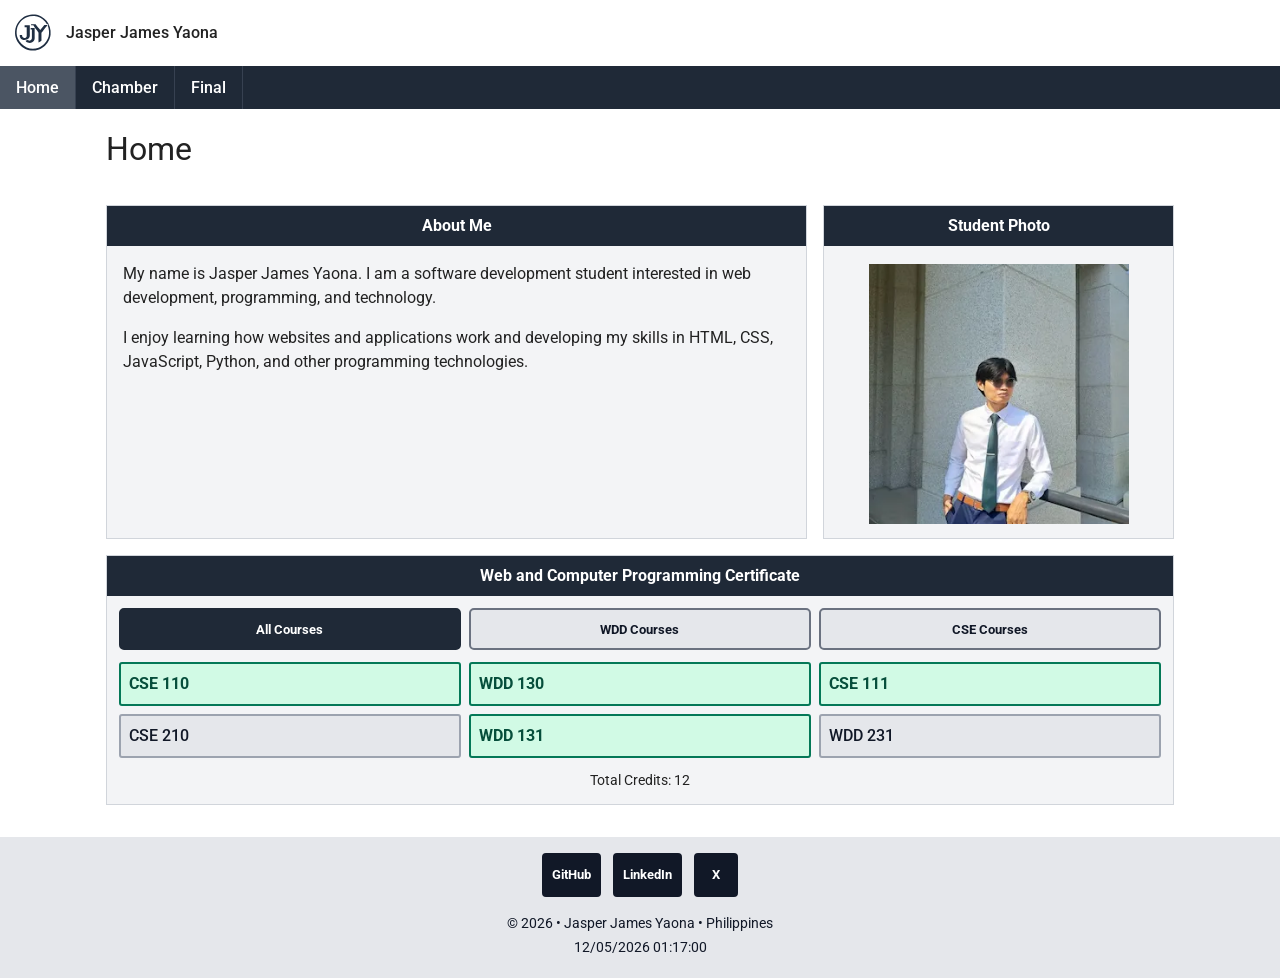
<file: index.html>
<!DOCTYPE html>
<html lang="en">

<head>
    <meta charset="UTF-8">
    <meta name="viewport" content="width=device-width, initial-scale=1.0">

    <title>Jasper James Yaona | Course Home Page</title>

    <meta name="description"
        content="Course home page for Jasper James Yaona, a software development student studying web development and programming.">

    <meta name="author" content="Jasper James Yaona">
    <meta property="og:title" content="Jasper James Yaona - Course Home Page">
    <meta property="og:description"
        content="A course home page showcasing my web development studies, projects, and certificate courses.">
    <meta property="og:image" content="https://jasperyaona.github.io/wdd231/images/social-preview.png">
    <meta property="og:url" content="https://jasperyaona.github.io/wdd231/">

    <link rel="icon" href="favicon.ico">
    <link rel="stylesheet" href="styles/main.css">
    <link rel="stylesheet" href="styles/main-large.css">

    <link rel="preconnect" href="https://fonts.googleapis.com">
    <link rel="preconnect" href="https://fonts.gstatic.com" crossorigin>
    <link href="https://fonts.googleapis.com/css2?family=Roboto:ital,wght@0,100..900;1,100..900&display=swap"
        rel="stylesheet">

    <script src="scripts/courses.js" defer></script>
    <script src="scripts/dates.js" defer></script>
    <script src="scripts/navigation.js" defer></script>
    <script src="scripts/main.js" defer></script>
</head>

<body>

    <header>

        <div class="header-content">

            <a href="index.html" class="site-name">
                <img src="images/logo.svg" alt="" width="50" height="50">
                <span>Jasper James Yaona</span>
            </a>

            <button id="menu-button" type="button" aria-label="Open navigation menu" aria-expanded="false">
                ☰
            </button>

        </div>

        <nav id="navigation">

            <a href="index.html" class="active">Home</a>

            <a href="chamber/directory.html">Chamber</a>

            <a href="final/">Final</a>

        </nav>

    </header>


    <main class="home-main">

        <h1>Home</h1>


        <!-- Section 1 -->
        <section class="about-section">

            <h2>About Me</h2>

            <div class="about-content">

                <p>
                    My name is Jasper James Yaona. I am a software
                    development student interested in web development,
                    programming, and technology.
                </p>

                <p>
                    I enjoy learning how websites and applications work
                    and developing my skills in HTML, CSS, JavaScript,
                    Python, and other programming technologies.
                </p>

            </div>

        </section>


        <!-- Section 2 -->
        <section class="photo-section">

            <h2>Student Photo</h2>

            <div class="photo-container">

                <img src="images/profile.webp" alt="Portrait of Jasper James Yaona" width="300" height="300"
                    loading="lazy">

            </div>

        </section>


        <!-- Section 3 -->
        <section class="courses-section">
            <h2>Web and Computer Programming Certificate</h2>

            <div class="course-filters">
                <button id="all-courses" class="filter active">All Courses</button>
                <button id="wdd-courses" class="filter">WDD Courses</button>
                <button id="cse-courses" class="filter">CSE Courses</button>
            </div>

            <div id="course-list"></div>

            <p id="total-credits" class="total-credits"></p>
        </section>

    </main>


    <footer>

        <!-- Social Media -->
        <div class="social-links">

            <a href="https://github.com/jasperyaona/" target="_blank" rel="noopener noreferrer" aria-label="GitHub">
                GitHub
            </a>

            <a href="https://linkedin.com/in/jasper-james-yaona-9962b8363" target="_blank" rel="noopener noreferrer"
                aria-label="LinkedIn">
                LinkedIn
            </a>

            <a href="#" target="_blank" rel="noopener noreferrer" aria-label="X">
                X
            </a>

        </div>


        <!-- Copyright -->
        <p>
            &copy;
            <span id="currentyear"></span>
            • Jasper James Yaona • Philippines
        </p>


        <!-- Last Modified -->
        <p id="lastModified"></p>

    </footer>

</body>

</html>
</file>
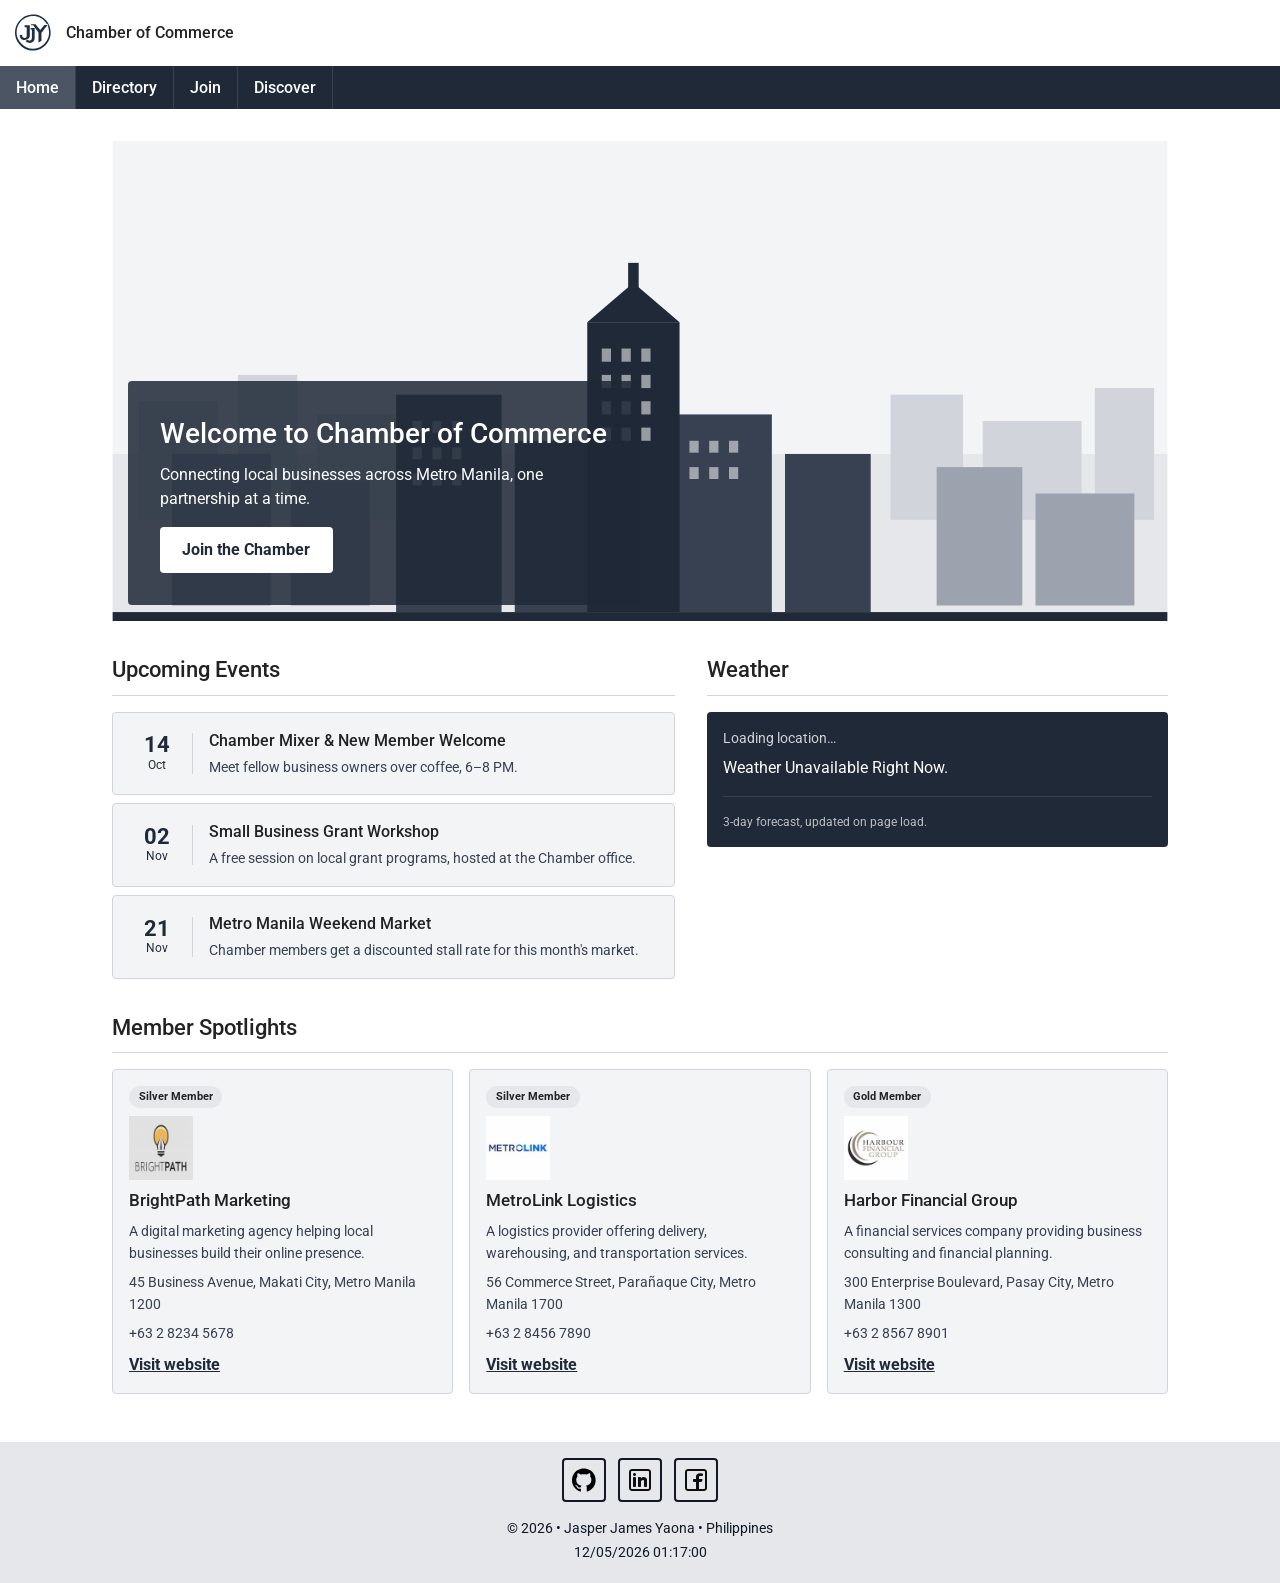
<file: chamber/index.html>
<!DOCTYPE html>
<html lang="en">

<head>
    <meta charset="UTF-8">
    <meta name="viewport" content="width=device-width, initial-scale=1.0">
    <title>Jasper James Yaona | Chamber Home Page</title>

    <meta name="description"
        content="Chamber Home Page for Jasper James Yaona, a software development student studying web development and programming.">

    <meta name="author" content="Jasper James Yaona">
    <meta property="og:title" content="Jasper James Yaona - Chamber Home Page">
    <meta property="og:description"
        content="A home page welcoming visitors to the chamber with events, weather, and member spotlights.">
    <meta property="og:image" content="https://jasperyaona.github.io/wdd231/images/social-preview.png">
    <meta property="og:url" content="https://jasperyaona.github.io/wdd231/chamber/index.html">

    <link rel="icon" href="favicon.ico">
    <link rel="stylesheet" href="styles/main.css">
    <link rel="stylesheet" href="styles/main-large.css" media="screen and (min-width: 32rem)">



    <link rel="preconnect" href="https://fonts.googleapis.com">
    <link rel="preconnect" href="https://fonts.gstatic.com" crossorigin>
    <link href="https://fonts.googleapis.com/css2?family=Roboto:ital,wght@0,400;0,500;0,700;1,400&display=swap"
        rel="stylesheet">


    <script src="scripts/dates.js" defer></script>
    <script src="scripts/navigation.js" defer></script>
    <script src="scripts/home.js" defer></script>
</head>

<body>
    <header>

        <div class="header-content">

            <a href="index.html" class="site-name">
                <img src="images/logo.svg" alt="" width="50" height="50">
                <span>Chamber of Commerce</span>
            </a>

            <button id="menu-button" type="button" aria-label="Open navigation menu" aria-expanded="false">
                ☰
            </button>

        </div>

        <nav id="navigation">

            <a href="index.html" class="active">Home</a>

            <a href="directory.html">Directory</a>
            <a href="join.html">Join</a>
            <a href="discover.html">Discover</a>

        </nav>

    </header>
    <main class="home-main">

        <section class="hero">
            <img src="images/hero.svg" alt="Illustrated skyline of the Metro Manila business district"
                class="hero-image">
            <div class="hero-overlay">
                <h1>Welcome to Chamber of Commerce</h1>
                <p>Connecting local businesses across Metro Manila, one partnership at a time.</p>
                <a href="join.html" class="cta-button">Join the Chamber</a>
            </div>
        </section>

        <div class="info-grid">

            <section class="events" aria-labelledby="events-heading">
                <h2 id="events-heading">Upcoming Events</h2>
                <ul class="event-list">
                    <li class="event-card">
                        <div class="event-date"><span class="day">14</span><span class="month">Oct</span></div>
                        <div>
                            <h3>Chamber Mixer &amp; New Member Welcome</h3>
                            <p>Meet fellow business owners over coffee, 6–8 PM.</p>
                        </div>
                    </li>
                    <li class="event-card">
                        <div class="event-date"><span class="day">02</span><span class="month">Nov</span></div>
                        <div>
                            <h3>Small Business Grant Workshop</h3>
                            <p>A free session on local grant programs, hosted at the Chamber office.</p>
                        </div>
                    </li>
                    <li class="event-card">
                        <div class="event-date"><span class="day">21</span><span class="month">Nov</span></div>
                        <div>
                            <h3>Metro Manila Weekend Market</h3>
                            <p>Chamber members get a discounted stall rate for this month's market.</p>
                        </div>
                    </li>
                </ul>
            </section>

            <section class="weather" aria-labelledby="weather-heading">
                <h2 id="weather-heading">Weather</h2>
                <div class="weather-card">
                    <p class="weather-city" id="weather-city">Loading location…</p>
                    <div class="weather-now" id="weather-now">
                        <span class="desc">Loading current conditions…</span>
                    </div>
                    <ul class="forecast" id="weather-forecast"></ul>
                    <p class="weather-note">3-day forecast, updated on page load.</p>
                </div>
            </section>

        </div>

        <section class="spotlights" aria-labelledby="spotlights-heading">
            <h2 id="spotlights-heading">Member Spotlights</h2>
            <div class="spotlight-grid" id="spotlight-cards">
                <p class="loading-text">Loading member spotlights…</p>
            </div>
        </section>

    </main>
    <footer>
        <!-- Social Media -->
        <div class="social-links">

            <a href="https://github.com/jasperyaona/" target="_blank" rel="noopener noreferrer" aria-label="GitHub">
                <img src="images/github.svg" alt="Github Logo">
            </a>

            <a href="https://linkedin.com/in/jasper-james-yaona-9962b8363" target="_blank" rel="noopener noreferrer"
                aria-label="LinkedIn">
                <img src="images/linkedin.svg" alt="LinkedIn logo">
            </a>

            <a href="#" target="_blank" rel="noopener noreferrer" aria-label="Facebook">
                <img src="images/facebook.svg" alt="Facebook Logo">
            </a>

        </div>


       <!-- Copyright -->
         <p>
            &copy;
            <span id="currentyear">2026</span>
            • Jasper James Yaona • Philippines
        </p>


        <!-- Last Modified -->
       <p id="lastModified">Last Modified: Loading...</p>
    </footer>
</body>

</html>
</file>
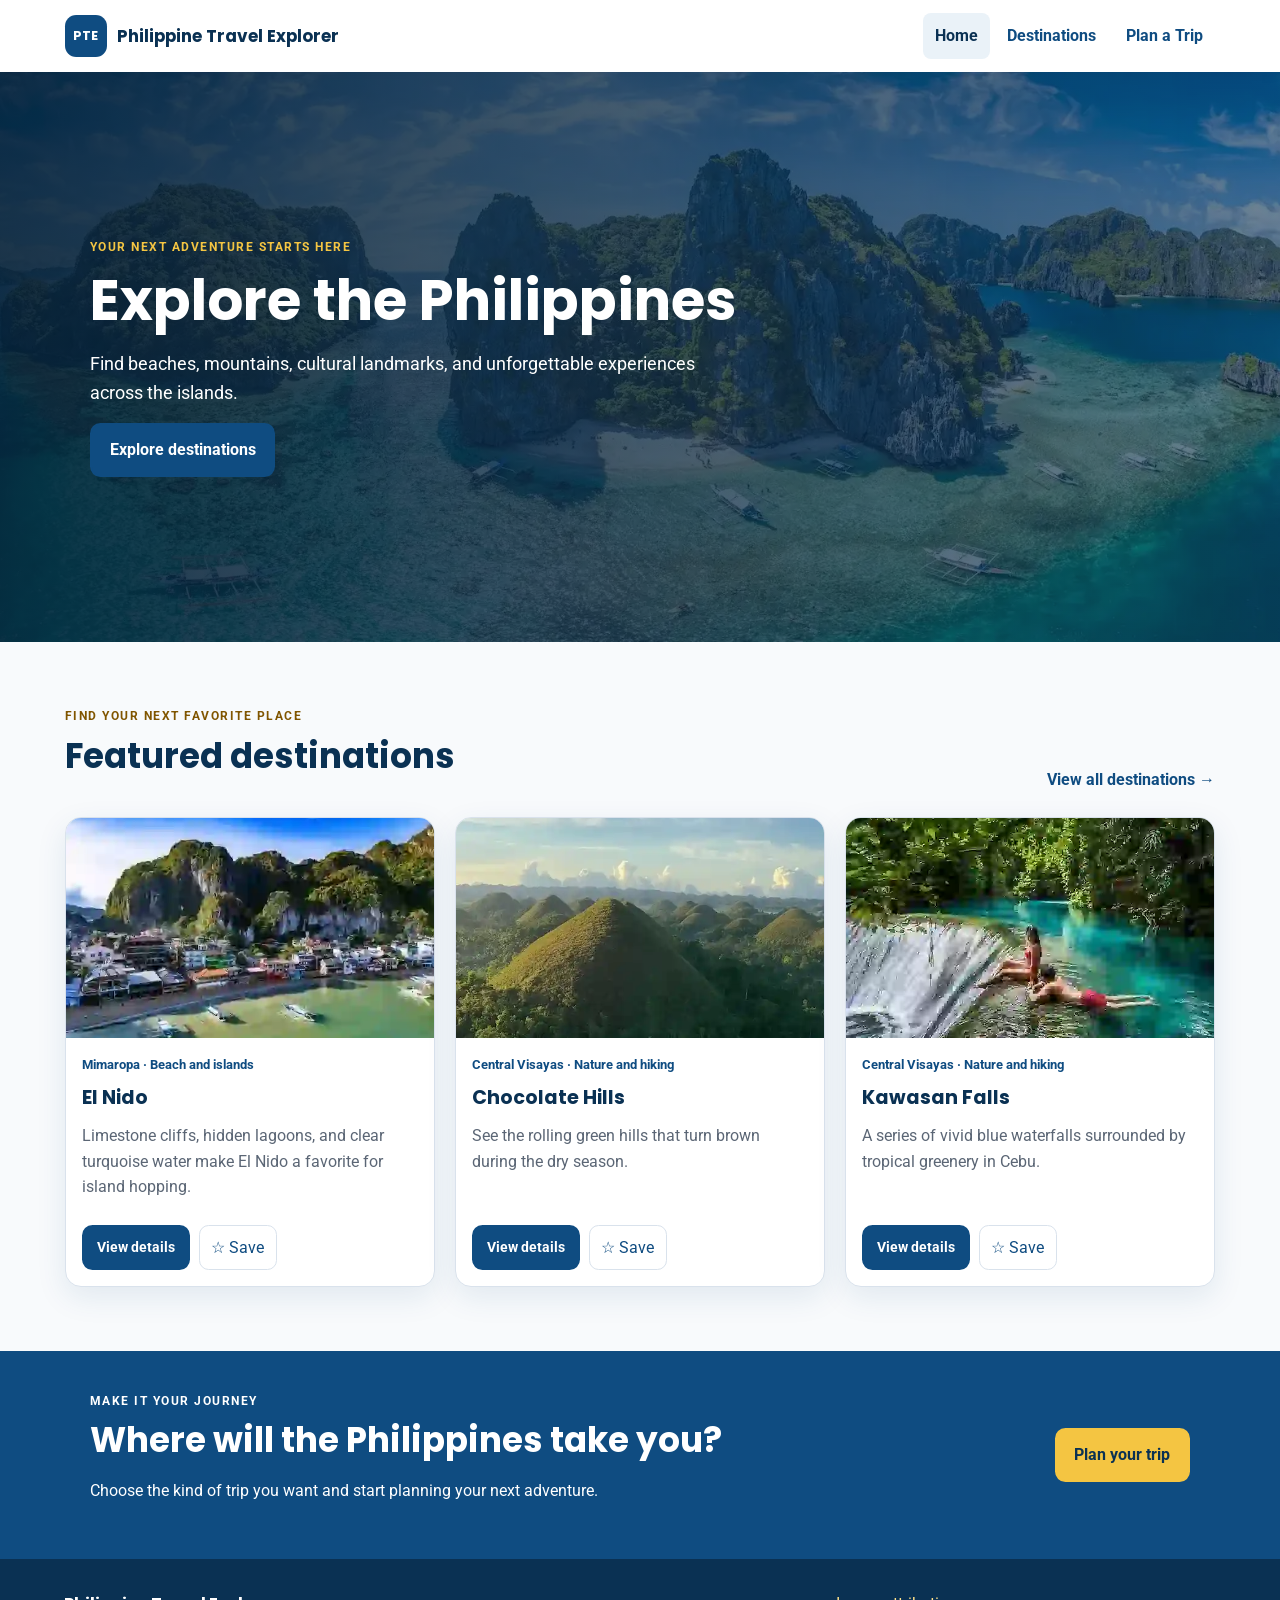
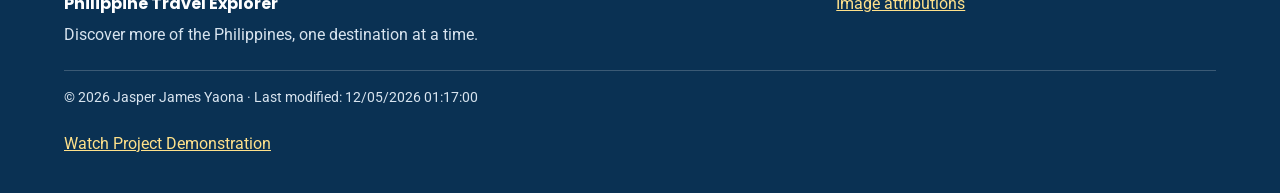
<file: final/index.html>
<!DOCTYPE html>
<html lang="en">

<head>
  <meta charset="UTF-8">
  <meta name="viewport" content="width=device-width, initial-scale=1.0">
  <meta name="description"
    content="Discover beautiful destinations, activities, and travel ideas across the Philippines with Philippine Travel Explorer.">
  <meta name="author" content="Jasper James Yaona">

  <meta property="og:title" content="Philippine Travel Explorer | Discover the Philippines">
  <meta property="og:description"
    content="Discover beautiful destinations in the Philippines, explore hidden gems, and plan your next unforgettable adventure.">
  <meta property="og:image" content="https://jasperyaona.github.io/wdd231/final/images/og-image.png">
  <meta property="og:url" content="https://jasperyaona.github.io/wdd231/final">
  <meta property="og:type" content="website">

  <title>Philippine Travel Explorer | Home</title>
  <link rel="icon" href="images/favicon.ico">
  <link rel="preconnect" href="https://fonts.googleapis.com">
  <link rel="preconnect" href="https://fonts.gstatic.com" crossorigin>
  <link
    href="https://fonts.googleapis.com/css2?family=Poppins:wght@500;600;700&family=Roboto:wght@400;500;700&display=swap"
    rel="stylesheet">
  <link rel="stylesheet" href="styles/base.css">
  <link rel="stylesheet" href="styles/large.css">
  <script type="module" src="scripts/main.js"></script>
</head>

<body>
  <header class="site-header">
    <a class="brand" href="index.html" aria-label="Philippine Travel Explorer home">
      <span class="brand-mark">PTE</span><span>Philippine Travel Explorer</span>
    </a>
    <button id="menu-button" class="menu-button" aria-label="Open navigation menu" aria-expanded="false">☰</button>
    <nav id="site-nav" class="site-nav" aria-label="Main navigation">
      <a class="active" href="index.html">Home</a>
      <a href="destinations.html">Destinations</a>
      <a href="plan.html">Plan a Trip</a>
    </nav>
  </header>

  <main>
    <section class="hero">
      <img class="hero-image" src="images/philippines-hero.webp" alt="Scenic Philippine island coastline" width="1600"
        height="700">
      <div class="hero-content">
        <p class="eyebrow">Your next adventure starts here</p>
        <h1>Explore the Philippines</h1>
        <p>Find beaches, mountains, cultural landmarks, and unforgettable experiences across the islands.</p>
        <a class="button" href="destinations.html">Explore destinations</a>
      </div>
    </section>

    <section class="section">
      <div class="section-heading">
        <div>
          <p class="eyebrow">Find your next favorite place</p>
          <h2>Featured destinations</h2>
        </div>
        <a class="text-link" href="destinations.html">View all destinations →</a>
      </div>
      <div id="featured-destinations" class="destination-grid" aria-live="polite">
        <p class="status-message">Loading destinations…</p>
      </div>
    </section>

    <section class="callout">
      <div>
        <p class="eyebrow">Make it your journey</p>
        <h2>Where will the Philippines take you?</h2>
        <p>Choose the kind of trip you want and start planning your next adventure.</p>
      </div>
      <a class="button button-light" href="plan.html">Plan your trip</a>
    </section>
  </main>

  <footer class="site-footer">
    <div><strong>Philippine Travel Explorer</strong>
      <p>Discover more of the Philippines, one destination at a time.</p>
    </div>
    <div class="footer-links"><a href="attributions.html">Image attributions</a>
    </div>
    <p class="copyright">© <span id="current-year"></span> Jasper James Yaona · Last modified: <span
        id="last-modified"></span></p>
    <p>
      <a href="https://www.loom.com/share/bc5649d622494bdc82e589d5f5b5151b" target="_blank" rel="noopener noreferrer">
        Watch Project Demonstration
      </a>
    </p>
  </footer>
  <dialog id="destination-dialog" class="destination-dialog" aria-labelledby="dialog-title">
    <button class="dialog-close" id="dialog-close" aria-label="Close destination details">×</button>
    <div id="dialog-content"></div>
  </dialog>
</body>

</html>
</file>
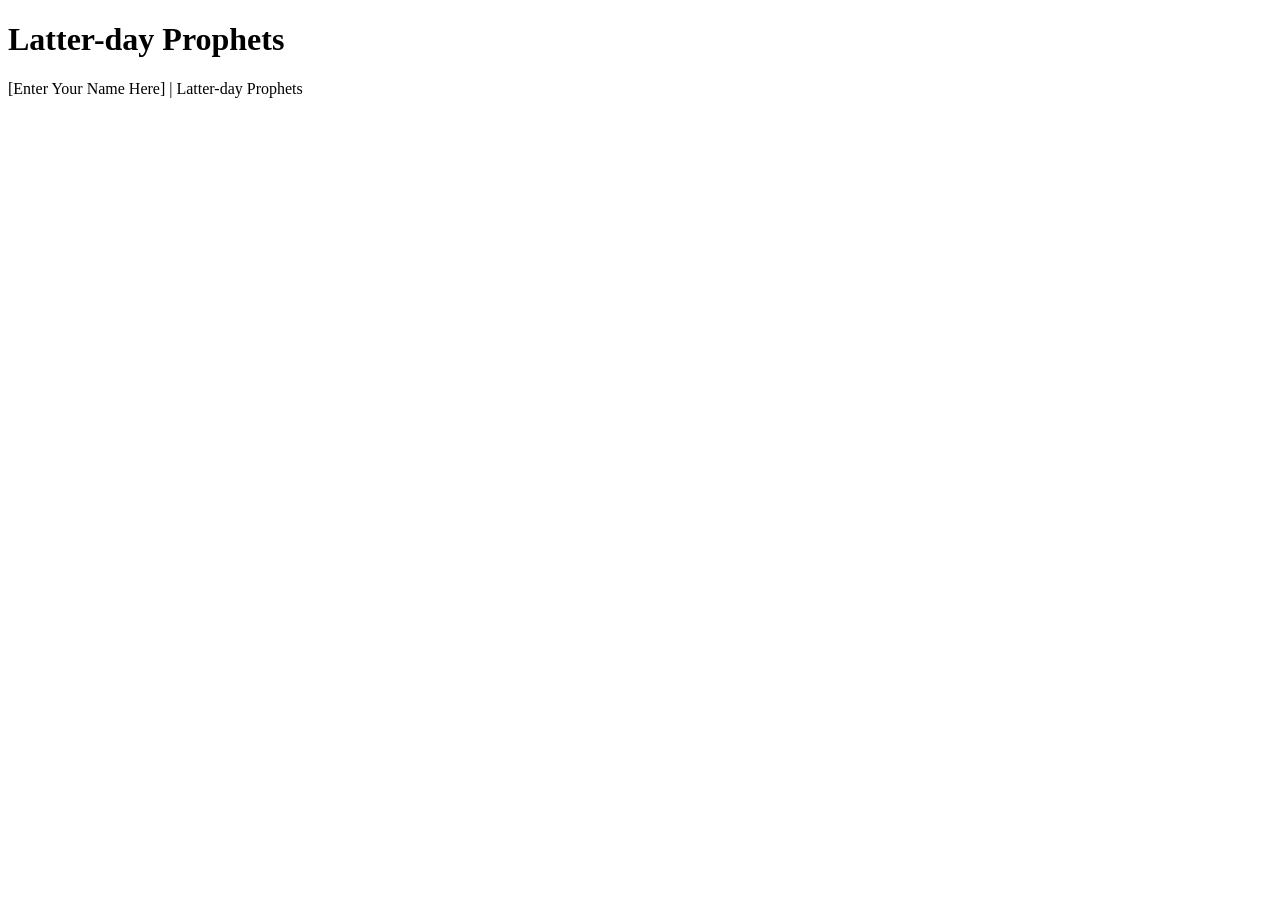
<file: prophets.html>
<!DOCTYPE html>
<html lang="en">

<head>
    <meta charset="UTF-8">
    <meta name="viewport" content="width=device-width, initial-scale=1.0">
    <title>Document</title>
   <link rel="stylesheet" href="styles/prophet.css">
   <link rel="stylesheet" href="styles/prophet-large.css">
    <script src="scripts/prophet.js" defer></script>
</head>

<body>
    <header>
        <h1>Latter-day Prophets</h1>
    </header>
    <main>
        <div id="cards"></div>
    </main>
    <footer>
        [Enter Your Name Here] | Latter-day Prophets
    </footer>
</body>

</html>
</file>
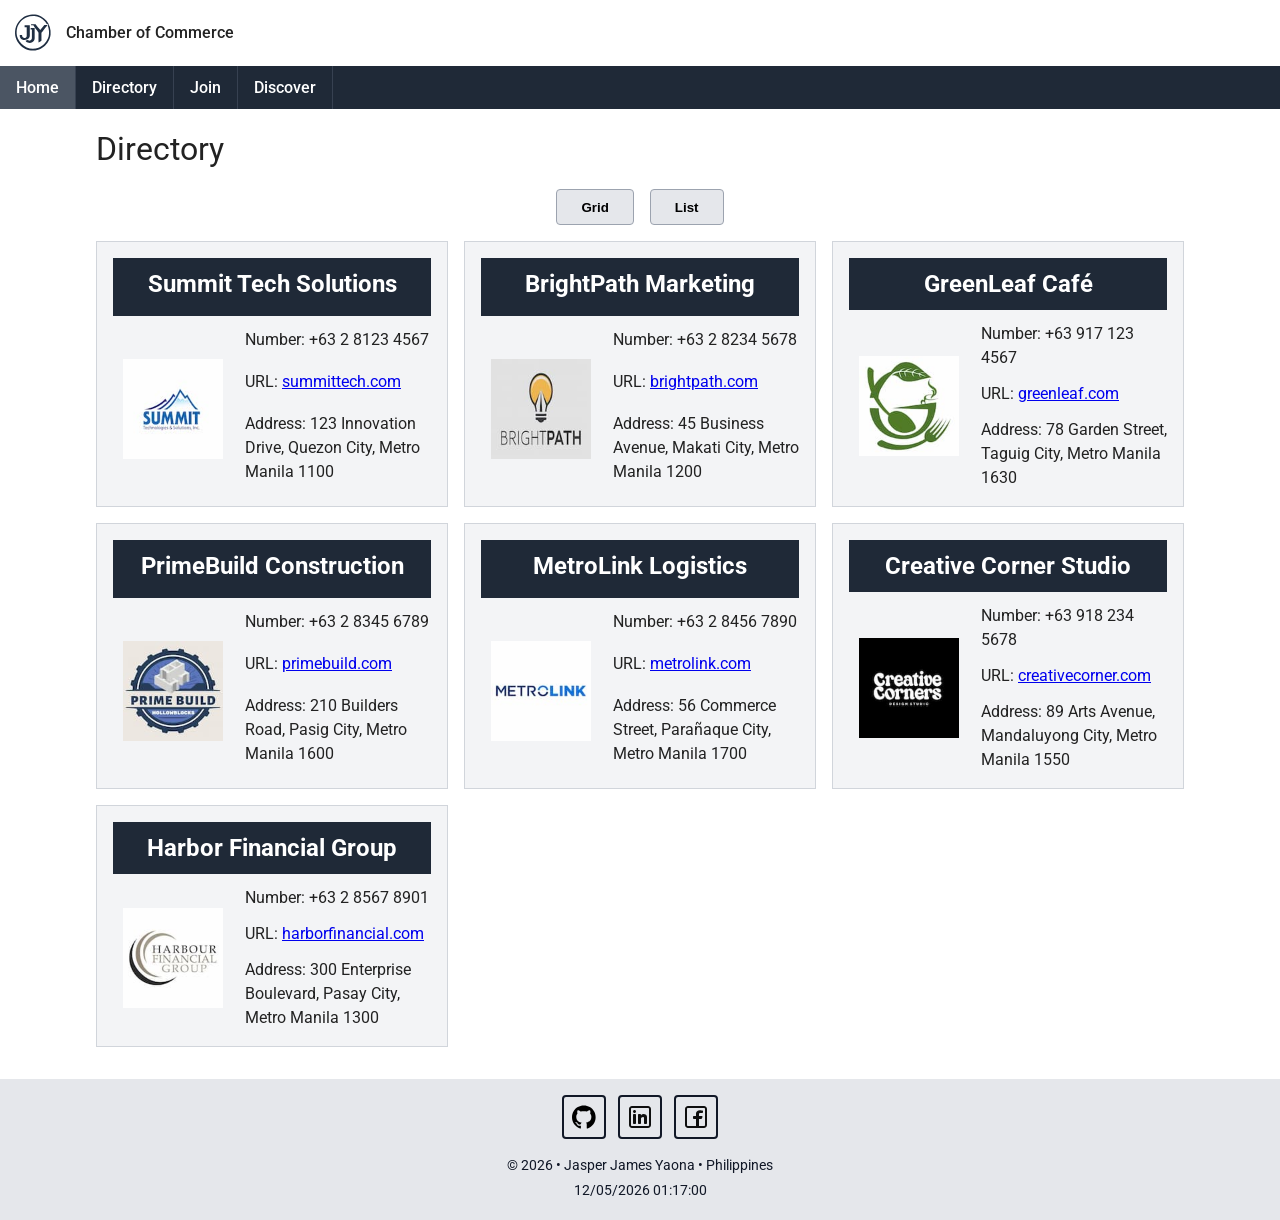
<file: chamber/directory.html>
<!DOCTYPE html>
<html lang="en">

<head>
    <meta charset="UTF-8">
    <meta name="viewport" content="width=device-width, initial-scale=1.0">
    <title>Jasper James Yaona | Directory Page</title>

    <meta name="description"
        content="Chamber Directory Page for Jasper James Yaona, a software development student studying web development and programming.">

    <meta name="author" content="Jasper James Yaona">
    <meta property="og:title" content="Jasper James Yaona - Directory Page">
    <meta property="og:description" content="A directory page showcasing our local companies and businesses.">
    <meta property="og:image" content="https://jasperyaona.github.io/wdd231/images/social-preview.png">
    <meta property="og:url" content="https://jasperyaona.github.io/wdd231/chamber/directory.html">

    <link rel="icon" href="favicon.ico">
    <link rel="stylesheet" href="styles/main.css">
    <link rel="stylesheet" href="styles/main-large.css" media="screen and (min-width: 32rem)">



    <link rel="preconnect" href="https://fonts.googleapis.com">
    <link rel="preconnect" href="https://fonts.gstatic.com" crossorigin>
    <link href="https://fonts.googleapis.com/css2?family=Roboto:ital,wght@0,400;0,500;0,700;1,400&display=swap"
        rel="stylesheet">


    <script src="scripts/dates.js" defer></script>
    <script src="scripts/navigation.js" defer></script>
    <script src="scripts/directory.js" defer></script>
</head>

<body>
    <header>

        <div class="header-content">

         <a href="index.html" class="site-name">
                <img src="images/logo.svg" alt="" width="50" height="50">
                <span>Chamber of Commerce</span>
            </a>


            <button id="menu-button" type="button" aria-label="Open navigation menu" aria-expanded="false">
                ☰
            </button>

        </div>

        <nav id="navigation">

            <a href="index.html" class="active">Home</a>

           <a href="directory.html">Directory</a>
            <a href="join.html">Join</a>
            <a href="discover.html">Discover</a>
       

        </nav>

    </header>
    <main class="directory-main">
        <h1>Directory</h1>
        <div class="menu">
            <button id="grid">Grid</button>
            <button id="list">List</button>
        </div>
        <article class="business-list grid">

        </article>
    </main>
    <footer>
        <!-- Social Media -->
        <div class="social-links">

            <a href="https://github.com/jasperyaona/" target="_blank" rel="noopener noreferrer" aria-label="GitHub">
                <img src="images/github.svg" alt="Github Logo">
            </a>

            <a href="https://linkedin.com/in/jasper-james-yaona-9962b8363" target="_blank" rel="noopener noreferrer"
                aria-label="LinkedIn">
                <img src="images/linkedin.svg" alt="LinkedIn logo">
            </a>

            <a href="#" target="_blank" rel="noopener noreferrer" aria-label="Facebook">
                <img src="images/facebook.svg" alt="Facebook Logo">
            </a>

        </div>


         <!-- Copyright -->
         <p>
            &copy;
            <span id="currentyear">2026</span>
            • Jasper James Yaona • Philippines
        </p>


        <!-- Last Modified -->
       <p id="lastModified">Last Modified: Loading...</p>
    </footer>
</body>

</html>
</file>
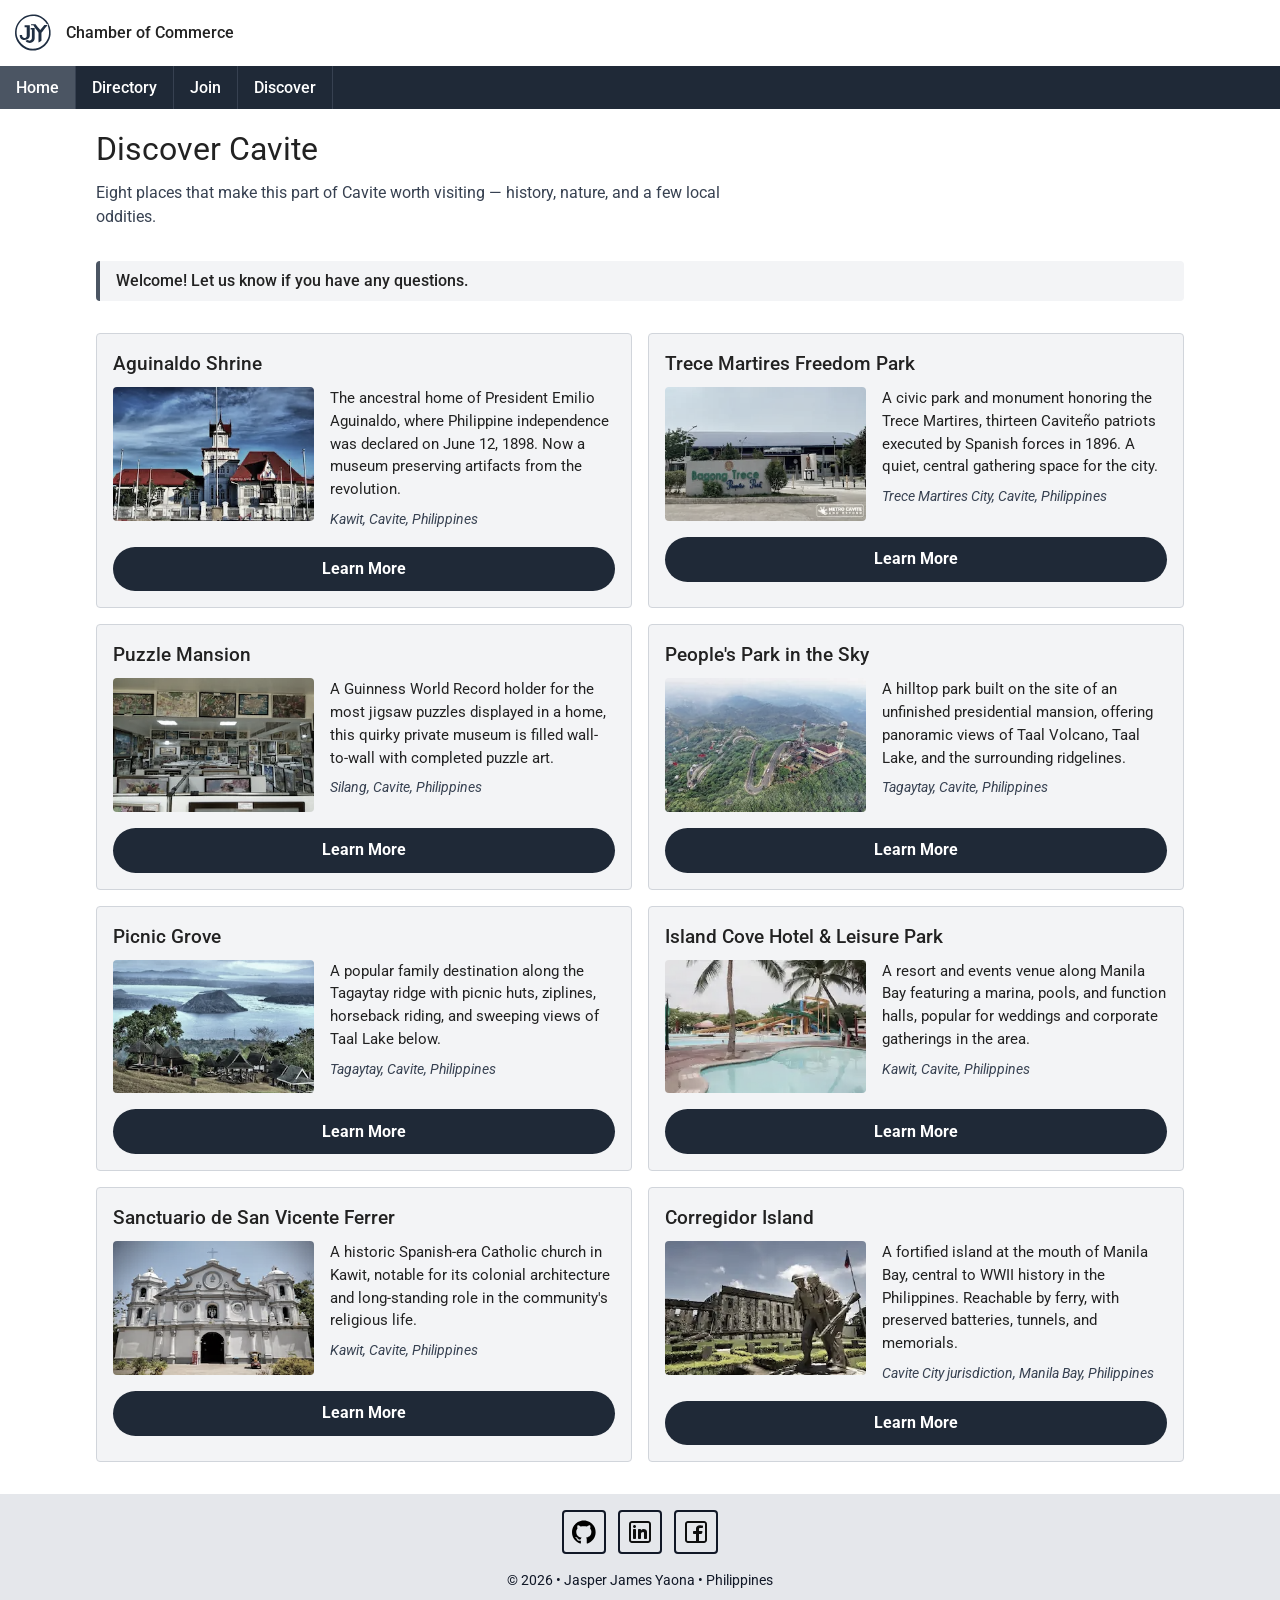
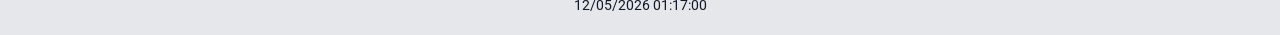
<file: chamber/discover.html>
<!DOCTYPE html>
<html lang="en">

<head>
    <meta charset="UTF-8">
    <meta name="viewport" content="width=device-width, initial-scale=1.0">
    <title>Jasper James Yaona | Discover</title>

    <meta name="description"
        content="Discover page for Jasper James Yaona's Chamber of Commerce project, highlighting points of interest in the Cavite area.">

    <meta name="author" content="Jasper James Yaona">
    <meta property="og:title" content="Jasper James Yaona - Discover">
    <meta property="og:description"
        content="Explore historic sites, parks, and attractions in the Cavite area served by the chamber.">
    <meta property="og:image" content="https://jasperyaona.github.io/wdd231/images/social-preview.png">
    <meta property="og:url" content="https://jasperyaona.github.io/wdd231/chamber/discover.html">

    <link rel="icon" href="favicon.ico">
    <link rel="stylesheet" href="styles/main.css">
    <link rel="stylesheet" href="styles/main-large.css" media="screen and (min-width: 32rem)">



    <link rel="preconnect" href="https://fonts.googleapis.com">
    <link rel="preconnect" href="https://fonts.gstatic.com" crossorigin>
    <link href="https://fonts.googleapis.com/css2?family=Roboto:ital,wght@0,400;0,500;0,700;1,400&display=swap"
        rel="stylesheet">


    <script src="scripts/dates.js" defer></script>
    <script src="scripts/navigation.js" defer></script>
    <script type="module" src="scripts/discover.js"></script>
</head>

<body>
    <header>

        <div class="header-content">

            <a href="index.html" class="site-name">
                <img src="images/logo.svg" alt="" width="50" height="50">
                <span>Chamber of Commerce</span>
            </a>


            <button id="menu-button" type="button" aria-label="Open navigation menu" aria-expanded="false">
                ☰
            </button>

        </div>

        <nav id="navigation">

            <a href="index.html" class="active">Home</a>

            <a href="directory.html">Directory</a>
            <a href="join.html">Join</a>
            <a href="discover.html">Discover</a>


        </nav>

    </header>
    <main class="discover-main">

        <h1>Discover Cavite</h1>
        <p class="join-intro">Eight places that make this part of Cavite worth visiting — history, nature, and a few
            local oddities.</p>

        <p id="visit-message" class="visit-message"></p>

        <div class="discover-grid" id="discover-gallery">
            <!-- 8 cards injected by scripts/discover.js from data/discover.mjs -->
        </div>

    </main>
    <footer>
        <!-- Social Media -->
        <div class="social-links">

            <a href="https://github.com/jasperyaona/" target="_blank" rel="noopener noreferrer" aria-label="GitHub">
                <img src="../chamber/images/github.svg" alt="Github Logo" width="24" height="24">
            </a>

            <a href="https://linkedin.com/in/jasper-james-yaona-9962b8363" target="_blank" rel="noopener noreferrer"
                aria-label="LinkedIn">
                <img src="../chamber/images/linkedin.svg" alt="LinkedIn logo" width="24" height="24">
            </a>

            <a href="#" target="_blank" rel="noopener noreferrer" aria-label="Facebook">
                <img src="../chamber/images/facebook.svg" alt="Facebook Logo" width="24" height="24">
            </a>

        </div>


        <!-- Copyright -->
        <p>
            &copy;
            <span id="currentyear">2026</span>
            • Jasper James Yaona • Philippines
        </p>


        <!-- Last Modified -->
       <p id="lastModified">Last Modified: Loading...</p>
    </footer>
</body>

</html>
</file>
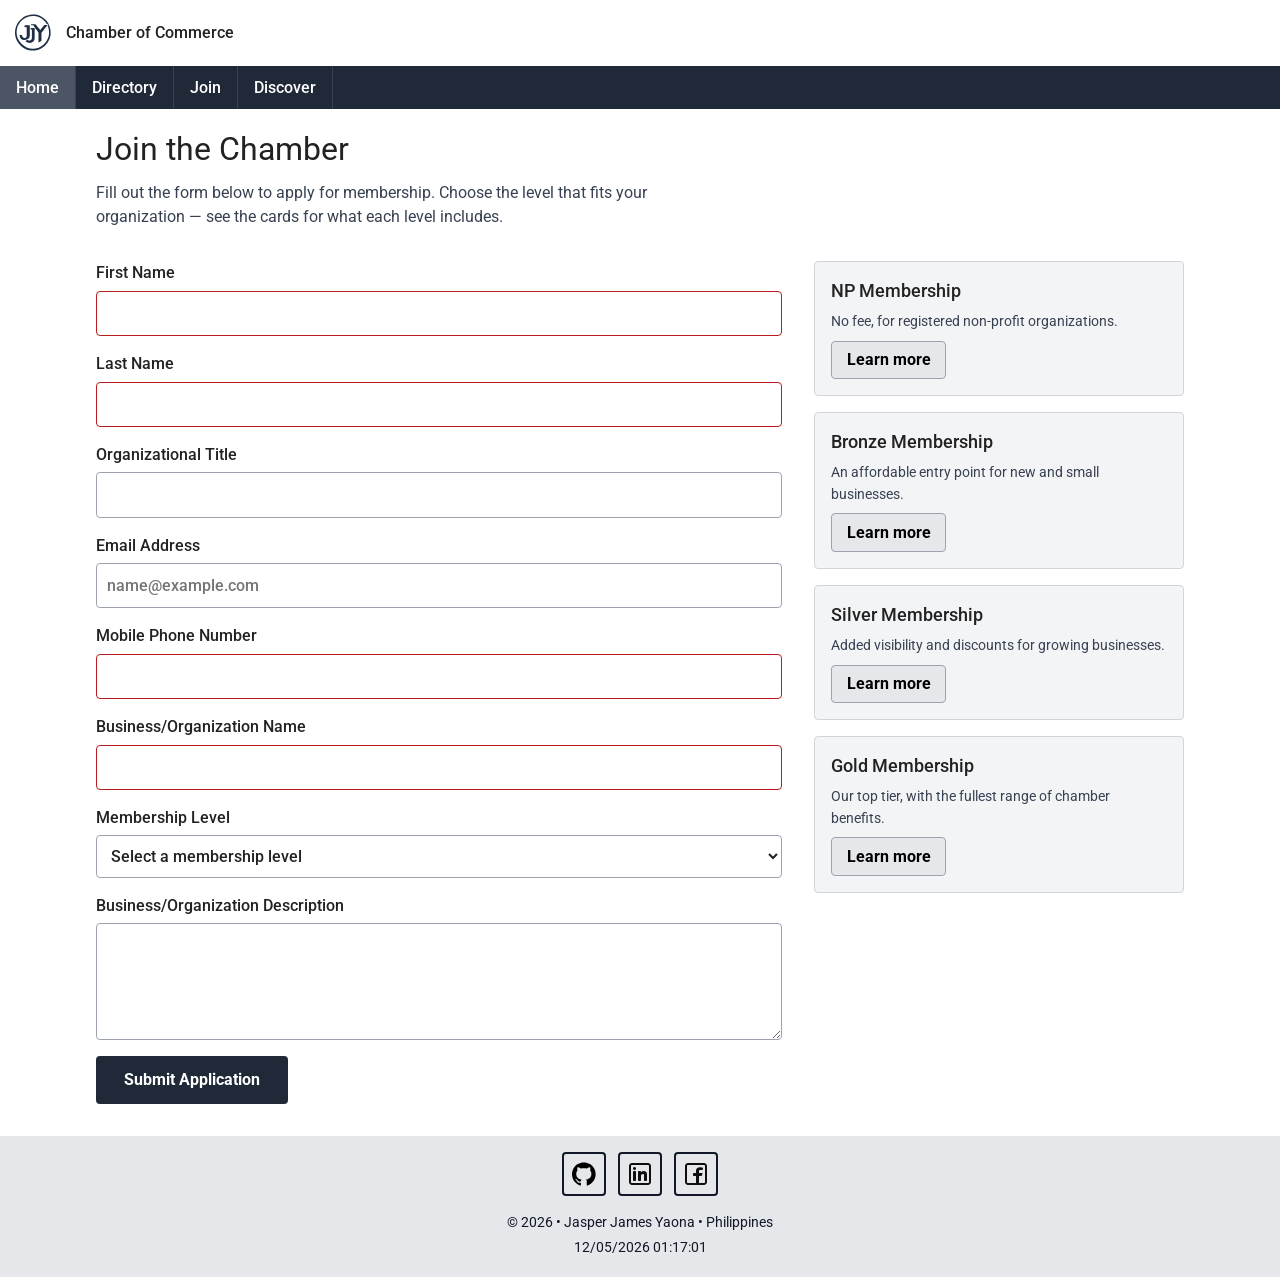
<file: chamber/join.html>
<!DOCTYPE html>
<html lang="en">

<head>
    <meta charset="UTF-8">
    <meta name="viewport" content="width=device-width, initial-scale=1.0">
    <title>Jasper James Yaona | Join the Chamber</title>

    <meta name="description"
        content="Chamber Membership Application for Jasper James Yaona, a software development student studying web development and programming.">

    <meta name="author" content="Jasper James Yaona">
    <meta property="og:title" content="Jasper James Yaona - Join the Chamber">
    <meta property="og:description" content="Apply to join the chamber of commerce and choose a membership level.">
    <meta property="og:image" content="https://jasperyaona.github.io/wdd231/images/social-preview.png">
    <meta property="og:url" content="https://jasperyaona.github.io/wdd231/chamber/join.html">

    <link rel="icon" href="favicon.ico">
    <link rel="stylesheet" href="styles/main.css">
    <link rel="stylesheet" href="styles/main-large.css" media="screen and (min-width: 32rem)">



    <link rel="preconnect" href="https://fonts.googleapis.com">
    <link rel="preconnect" href="https://fonts.gstatic.com" crossorigin>
    <link href="https://fonts.googleapis.com/css2?family=Roboto:ital,wght@0,400;0,500;0,700;1,400&display=swap"
        rel="stylesheet">


    <script src="scripts/dates.js" defer></script>
    <script src="scripts/navigation.js" defer></script>
    <script src="scripts/join.js" defer></script>
</head>

<body>
    <header>

        <div class="header-content">

            <a href="index.html" class="site-name">
                <img src="images/logo.svg" alt="" width="50" height="50">
                <span>Chamber of Commerce</span>
            </a>


            <button id="menu-button" type="button" aria-label="Open navigation menu" aria-expanded="false">
                ☰
            </button>

        </div>

        <nav id="navigation">

            <a href="index.html" class="active">Home</a>

            <a href="directory.html">Directory</a>
            <a href="join.html">Join</a>
            <a href="discover.html">Discover</a>

        </nav>

    </header>
    <main class="join-main">

        <h1>Join the Chamber</h1>
        <p class="join-intro">Fill out the form below to apply for membership. Choose the level that fits your
            organization — see the cards for what each level includes.</p>

        <div class="join-grid">

            <form action="thankyou.html" method="get" class="join-form">

                <label for="firstName">First Name
                    <input type="text" id="firstName" name="firstName" title="Enter your first name"
                        autocomplete="given-name" required>
                </label>

                <label for="lastName">Last Name
                    <input type="text" id="lastName" name="lastName" title="Enter your last name"
                        autocomplete="family-name" required>
                </label>

                <label for="orgTitle">Organizational Title
                    <input type="text" id="orgTitle" name="orgTitle"
                        title="Letters, hyphens, and spaces only, minimum 7 characters"
                        autocomplete="organization-title" pattern="[A-Za-z\s\-]{7,}">
                </label>

                <label for="email">Email Address
                    <input type="email" id="email" name="email" title="Enter your email address" autocomplete="email"
                        placeholder="name@example.com" required>
                </label>

                <label for="mobilePhone">Mobile Phone Number
                    <input type="tel" id="mobilePhone" name="mobilePhone" title="Enter your mobile phone number"
                        autocomplete="tel" required>
                </label>

                <label for="businessName">Business/Organization Name
                    <input type="text" id="businessName" name="businessName"
                        title="Enter your business or organization name" autocomplete="organization" required>
                </label>

                <label for="membershipLevel">Membership Level
                    <select id="membershipLevel" name="membershipLevel" title="Select a membership level"
                        autocomplete="off" required>
                        <option value="" selected disabled>Select a membership level</option>
                        <option value="np">NP Membership (no fee)</option>
                        <option value="bronze">Bronze Membership</option>
                        <option value="silver">Silver Membership</option>
                        <option value="gold">Gold Membership</option>
                    </select>
                </label>

                <label for="businessDescription">Business/Organization Description
                    <textarea id="businessDescription" name="businessDescription"
                        title="Briefly describe your business or organization" autocomplete="off" rows="4"></textarea>
                </label>

                <input type="hidden" id="timestamp" name="timestamp">

                <input type="submit" value="Submit Application">

            </form>

            <div class="membership-cards">

                <article class="membership-card">
                    <h2>NP Membership</h2>
                    <p>No fee, for registered non-profit organizations.</p>
                    <button type="button" class="card-link" data-modal="modal-np">Learn more</button>
                </article>

                <article class="membership-card">
                    <h2>Bronze Membership</h2>
                    <p>An affordable entry point for new and small businesses.</p>
                    <button type="button" class="card-link" data-modal="modal-bronze">Learn more</button>
                </article>

                <article class="membership-card">
                    <h2>Silver Membership</h2>
                    <p>Added visibility and discounts for growing businesses.</p>
                    <button type="button" class="card-link" data-modal="modal-silver">Learn more</button>
                </article>

                <article class="membership-card">
                    <h2>Gold Membership</h2>
                    <p>Our top tier, with the fullest range of chamber benefits.</p>
                    <button type="button" class="card-link" data-modal="modal-gold">Learn more</button>
                </article>

            </div>

        </div>

        <dialog id="modal-np" class="membership-modal" aria-labelledby="modal-np-title">
            <h2 id="modal-np-title">NP Membership</h2>
            <p>Free for registered non-profit organizations serving the community.</p>
            <ul>
                <li>Listing in the online business directory</li>
                <li>Invitations to chamber networking events</li>
                <li>Access to volunteer and partnership opportunities</li>
            </ul>
            <button type="button" class="modal-close">Close</button>
        </dialog>

        <dialog id="modal-bronze" class="membership-modal" aria-labelledby="modal-bronze-title">
            <h2 id="modal-bronze-title">Bronze Membership</h2>
            <p>A low-cost way for new and small businesses to get involved.</p>
            <ul>
                <li>Everything in NP Membership</li>
                <li>Business directory listing with logo</li>
                <li>One discounted event ticket per quarter</li>
            </ul>
            <button type="button" class="modal-close">Close</button>
        </dialog>

        <dialog id="modal-silver" class="membership-modal" aria-labelledby="modal-silver-title">
            <h2 id="modal-silver-title">Silver Membership</h2>
            <p>More visibility and savings for growing businesses.</p>
            <ul>
                <li>Everything in Bronze Membership</li>
                <li>Priority placement in the business directory</li>
                <li>Discounted rates on chamber training workshops</li>
                <li>Two free event tickets per quarter</li>
            </ul>
            <button type="button" class="modal-close">Close</button>
        </dialog>

        <dialog id="modal-gold" class="membership-modal" aria-labelledby="modal-gold-title">
            <h2 id="modal-gold-title">Gold Membership</h2>
            <p>The fullest set of benefits for established businesses.</p>
            <ul>
                <li>Everything in Silver Membership</li>
                <li>Featured member spotlight on the chamber home page</li>
                <li>Free booth at the chamber's annual expo</li>
                <li>Unlimited event tickets for staff</li>
            </ul>
            <button type="button" class="modal-close">Close</button>
        </dialog>

    </main>
    <footer>
        <!-- Social Media -->
        <div class="social-links">

            <a href="https://github.com/jasperyaona/" target="_blank" rel="noopener noreferrer" aria-label="GitHub">
                <img src="images/github.svg" alt="Github Logo">
            </a>

            <a href="https://linkedin.com/in/jasper-james-yaona-9962b8363" target="_blank" rel="noopener noreferrer"
                aria-label="LinkedIn">
                <img src="images/linkedin.svg" alt="LinkedIn logo">
            </a>

            <a href="#" target="_blank" rel="noopener noreferrer" aria-label="Facebook">
                <img src="images/facebook.svg" alt="Facebook Logo">
            </a>

        </div>

         <!-- Copyright -->
         <p>
            &copy;
            <span id="currentyear">2026</span>
            • Jasper James Yaona • Philippines
        </p>


        <!-- Last Modified -->
       <p id="lastModified">Last Modified: Loading...</p>
    </footer>
</body>

</html>
</file>
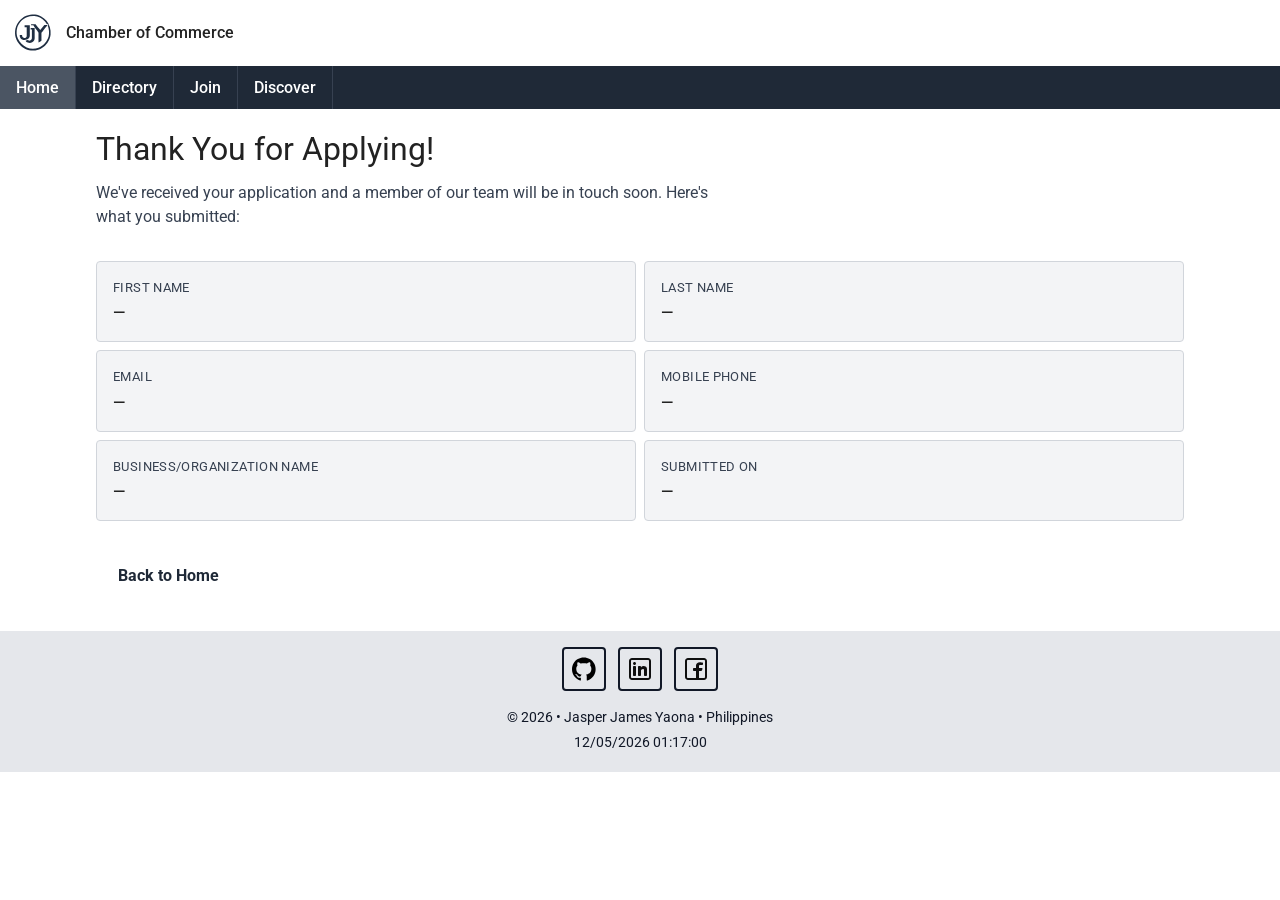
<file: chamber/thankyou.html>
<!DOCTYPE html>
<html lang="en">

<head>
    <meta charset="UTF-8">
    <meta name="viewport" content="width=device-width, initial-scale=1.0">
    <title>Jasper James Yaona | Thank You</title>

    <meta name="description"
        content="Thank you page confirming a chamber membership application for Jasper James Yaona's chamber project.">

    <meta name="author" content="Jasper James Yaona">
    <meta property="og:title" content="Jasper James Yaona - Thank You">
    <meta property="og:description"
        content="Confirmation page shown after submitting the chamber membership application.">
    <meta property="og:image" content="https://jasperyaona.github.io/wdd231/images/social-preview.png">
    <meta property="og:url" content="https://jasperyaona.github.io/wdd231/chamber/thankyou.html">

    <link rel="icon" href="favicon.ico">
    <link rel="stylesheet" href="styles/main.css">
    <link rel="stylesheet" href="styles/main-large.css" media="screen and (min-width: 32rem)">



    <link rel="preconnect" href="https://fonts.googleapis.com">
    <link rel="preconnect" href="https://fonts.gstatic.com" crossorigin>
    <link href="https://fonts.googleapis.com/css2?family=Roboto:ital,wght@0,400;0,500;0,700;1,400&display=swap"
        rel="stylesheet">


    <script src="scripts/dates.js" defer></script>
    <script src="scripts/navigation.js" defer></script>
    <script src="scripts/thankyou.js" defer></script>
</head>

<body>
    <header>

        <div class="header-content">

          <a href="index.html" class="site-name">
                <img src="images/logo.svg" alt="" width="50" height="50">
                <span>Chamber of Commerce</span>
            </a>


            <button id="menu-button" type="button" aria-label="Open navigation menu" aria-expanded="false">
                ☰
            </button>

        </div>

        <nav id="navigation">

            <a href="index.html" class="active">Home</a>

           <a href="directory.html">Directory</a>

            <a href="join.html">Join</a>

            <a href="discover.html">Discover</a>
        </nav>

    </header>
    <main class="thankyou-main">

        <h1>Thank You for Applying!</h1>
        <p class="join-intro">We've received your application and a member of our team will be in touch soon. Here's
            what you submitted:</p>

        <dl class="submission-summary" id="submission-summary">
            <div>
                <dt>First Name</dt>
                <dd id="out-firstName"></dd>
            </div>
            <div>
                <dt>Last Name</dt>
                <dd id="out-lastName"></dd>
            </div>
            <div>
                <dt>Email</dt>
                <dd id="out-email"></dd>
            </div>
            <div>
                <dt>Mobile Phone</dt>
                <dd id="out-mobilePhone"></dd>
            </div>
            <div>
                <dt>Business/Organization Name</dt>
                <dd id="out-businessName"></dd>
            </div>
            <div>
                <dt>Submitted On</dt>
                <dd id="out-timestamp"></dd>
            </div>
        </dl>

        <a href="index.html" class="cta-button">Back to Home</a>

    </main>
    <footer>
        <!-- Social Media -->
        <div class="social-links">

            <a href="https://github.com/jasperyaona/" target="_blank" rel="noopener noreferrer" aria-label="GitHub">
                <img src="images/github.svg" alt="Github Logo">
            </a>

            <a href="https://linkedin.com/in/jasper-james-yaona-9962b8363" target="_blank" rel="noopener noreferrer"
                aria-label="LinkedIn">
                <img src="images/linkedin.svg" alt="LinkedIn logo">
            </a>

            <a href="#" target="_blank" rel="noopener noreferrer" aria-label="Facebook">
                <img src="images/facebook.svg" alt="Facebook Logo">
            </a>

        </div>


        <!-- Copyright -->
         <p>
            &copy;
            <span id="currentyear">2026</span>
            • Jasper James Yaona • Philippines
        </p>


        <!-- Last Modified -->
       <p id="lastModified">Last Modified: Loading...</p>
    </footer>
</body>

</html>
</file>
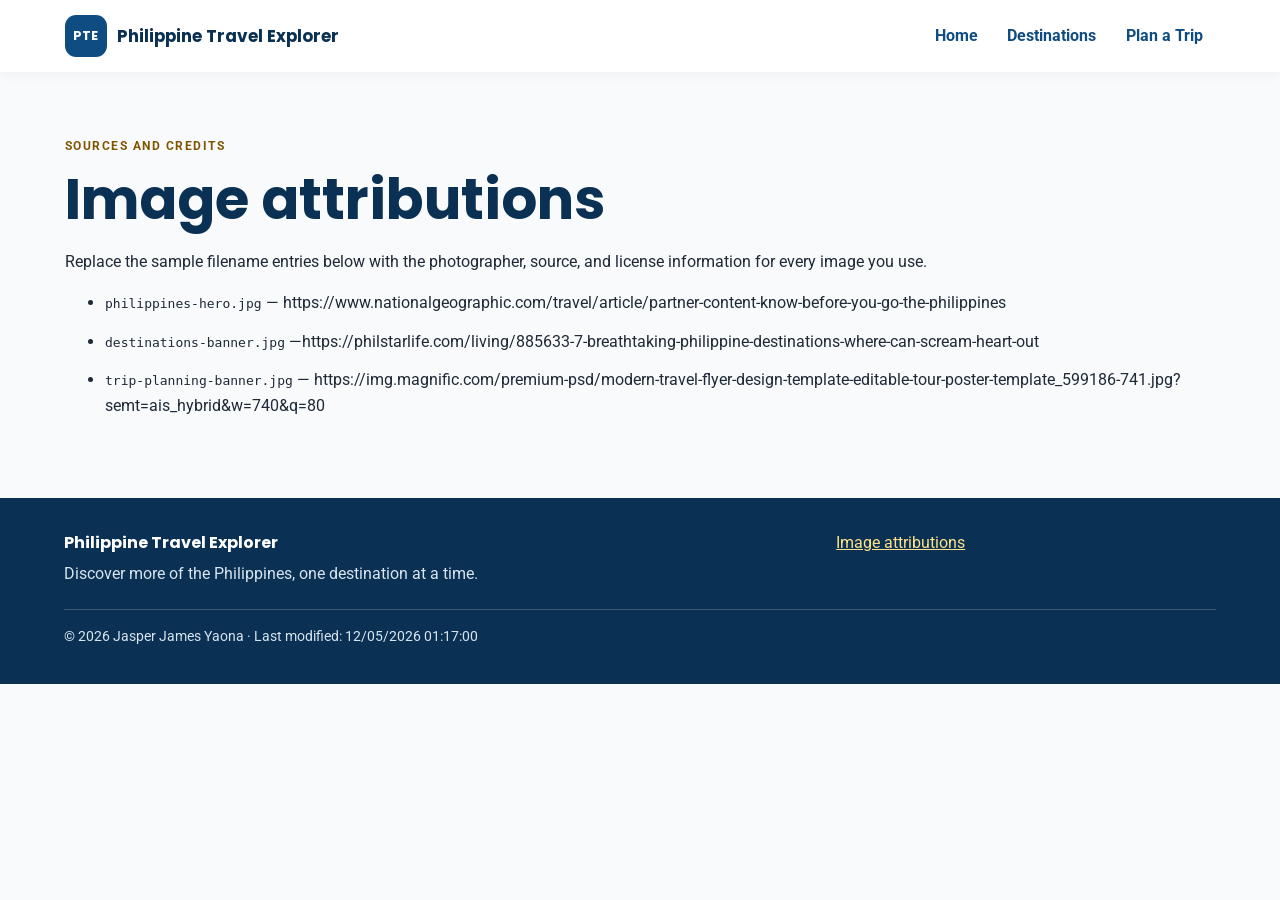
<file: final/attributions.html>
<!DOCTYPE html>
<html lang="en">

<head>
  <meta charset="UTF-8">
  <meta name="viewport" content="width=device-width, initial-scale=1.0">
  <meta name="description" content="Image and content credits for Philippine Travel Explorer.">
  <meta name="author" content="Jasper James Yaona">

  <meta property="og:title" content="Philippine Travel Explorer | Discover the Philippines">
  <meta property="og:description"
    content="Discover beautiful destinations in the Philippines, explore hidden gems, and plan your next unforgettable adventure.">
  <meta property="og:image" content="https://jasperyaona.github.io/wdd231/final/images/og-image.png">
  <meta property="og:url" content="https://jasperyaona.github.io/wdd231/final">
  <meta property="og:type" content="website">

  <title>Attributions | Philippine Travel Explorer</title>
  <link rel="icon" href="images/favicon.ico">
  <link rel="preconnect" href="https://fonts.googleapis.com">
  <link rel="preconnect" href="https://fonts.gstatic.com" crossorigin>
  <link
    href="https://fonts.googleapis.com/css2?family=Poppins:wght@500;600;700&family=Roboto:wght@400;500;700&display=swap"
    rel="stylesheet">
  <link rel="stylesheet" href="styles/base.css">
  <link rel="stylesheet" href="styles/large.css">
  <script type="module" src="scripts/shared.js"></script>
</head>

<body>
  <header class="site-header"><a class="brand" href="index.html"><span class="brand-mark">PTE</span><span>Philippine
        Travel Explorer</span></a><button id="menu-button" class="menu-button" aria-label="Open navigation menu"
      aria-expanded="false">☰</button>
    <nav id="site-nav" class="site-nav" aria-label="Main navigation"><a href="index.html">Home</a><a
        href="destinations.html">Destinations</a><a href="plan.html">Plan a Trip</a></nav>
  </header>
  <main class="section">
    <p class="eyebrow">Sources and credits</p>
    <h1>Image attributions</h1>
    <p>Replace the sample filename entries below with the photographer, source, and license information for every image
      you use.</p>
    <ul class="attribution-list">
      <li><code>philippines-hero.jpg</code> —
        https://www.nationalgeographic.com/travel/article/partner-content-know-before-you-go-the-philippines</li>
      <li><code>destinations-banner.jpg</code>
        —https://philstarlife.com/living/885633-7-breathtaking-philippine-destinations-where-can-scream-heart-out</li>
      <li><code>trip-planning-banner.jpg</code> —
        https://img.magnific.com/premium-psd/modern-travel-flyer-design-template-editable-tour-poster-template_599186-741.jpg?semt=ais_hybrid&w=740&q=80
      </li>
    </ul>
  </main>
  <footer class="site-footer">
    <div><strong>Philippine Travel Explorer</strong>
      <p>Discover more of the Philippines, one destination at a time.</p>
    </div>
    <div class="footer-links"><a href="attributions.html">Image attributions</a>
    </div>
    <p class="copyright">© <span id="current-year"></span> Jasper James Yaona · Last modified: <span
        id="last-modified"></span></p>
        
  </footer>
</body>

</html>
</file>
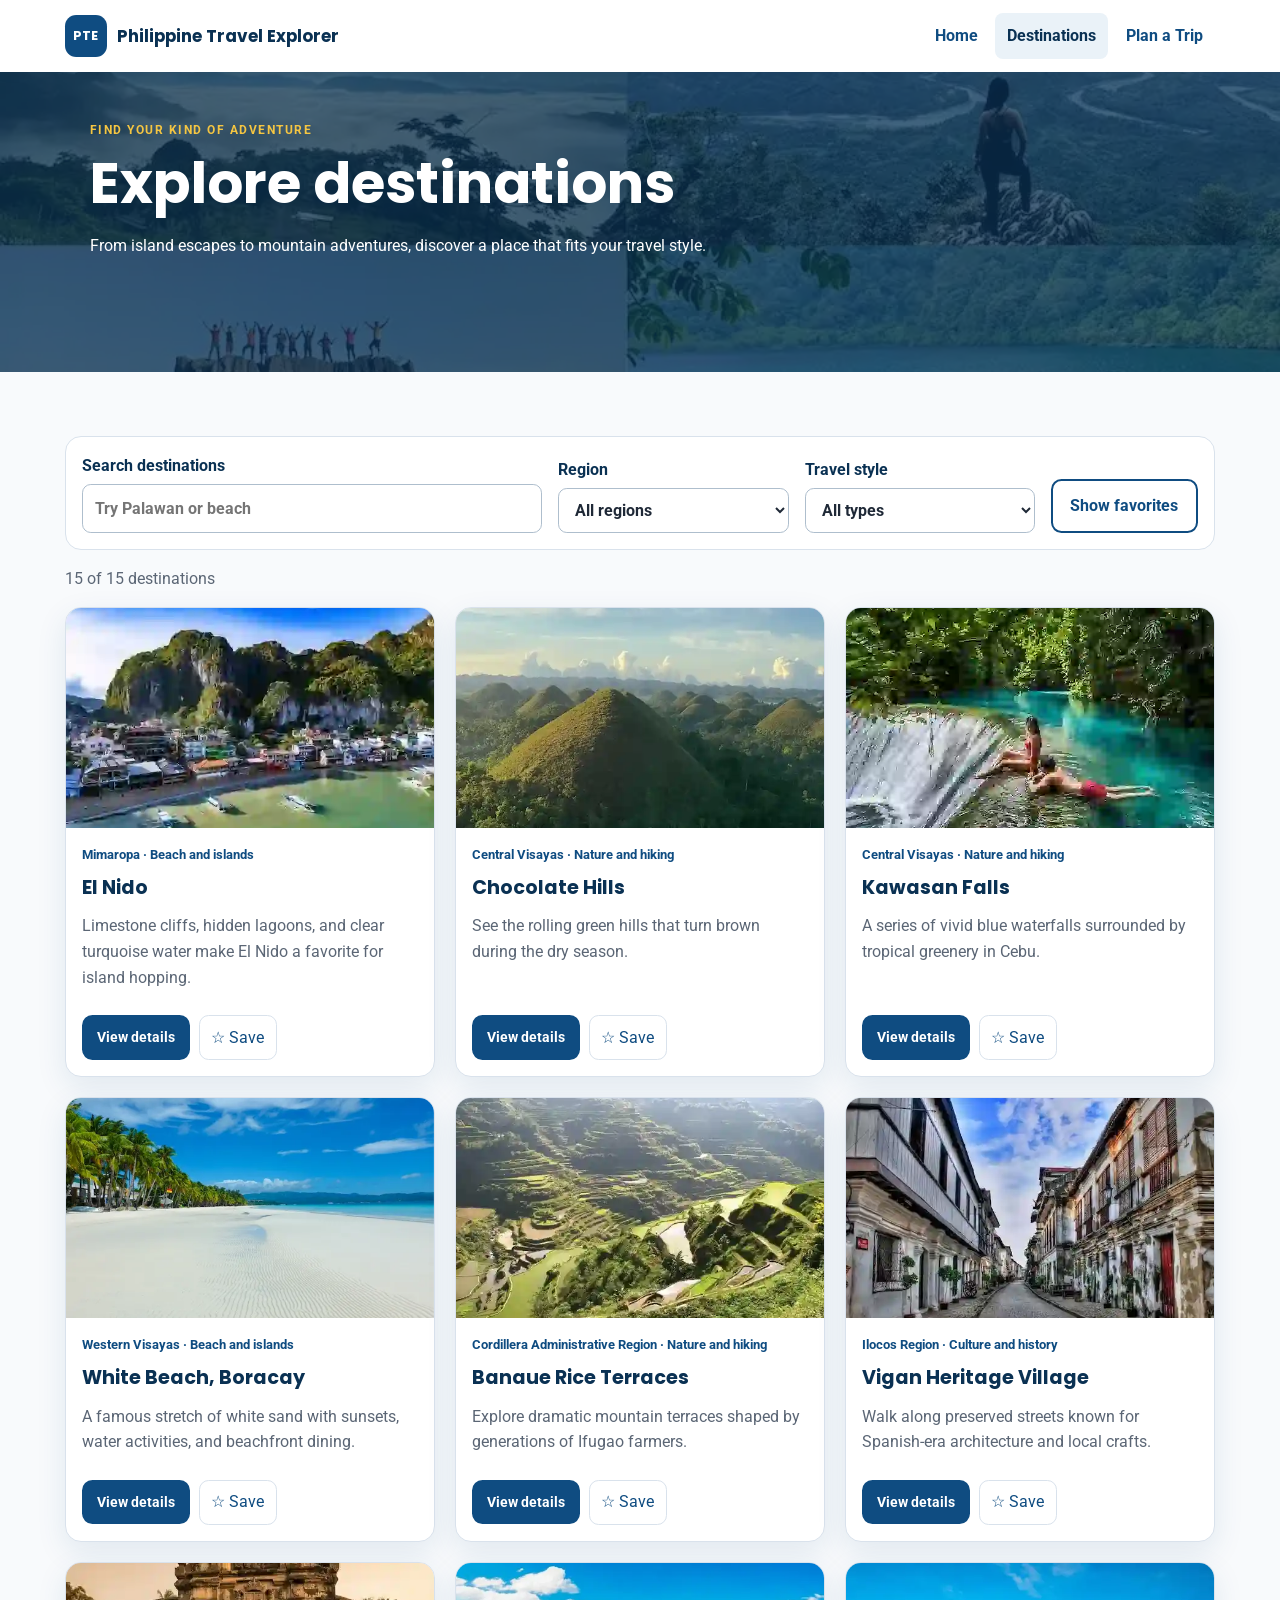
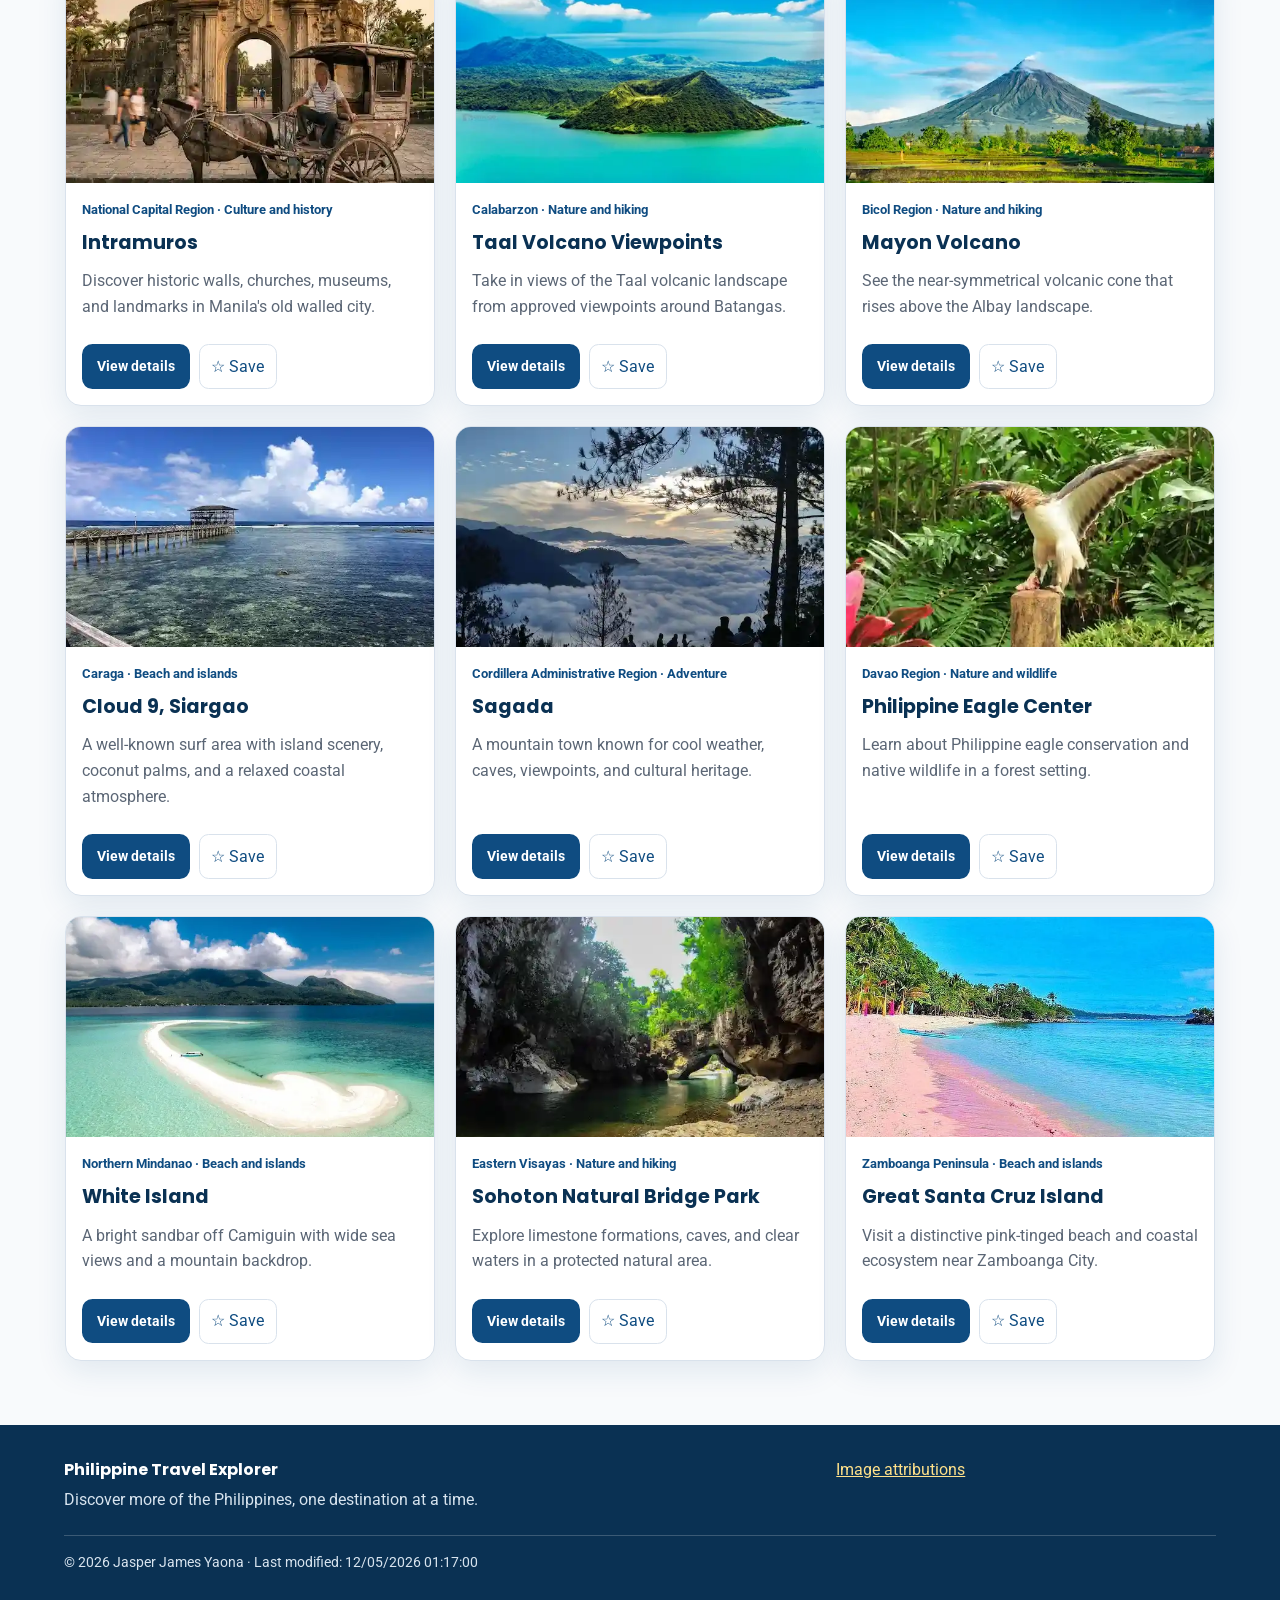
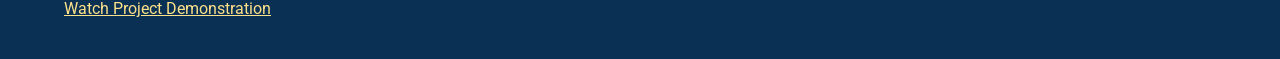
<file: final/destinations.html>
<!DOCTYPE html>
<html lang="en">

<head>
  <meta charset="UTF-8">
  <meta name="viewport" content="width=device-width, initial-scale=1.0">
  <meta name="description" content="Browse Philippine destinations by region and travel style.">
  <meta name="author" content="Jasper James Yaona">

  <meta property="og:title" content="Philippine Travel Explorer | Discover the Philippines">
  <meta property="og:description"
    content="Discover beautiful destinations in the Philippines, explore hidden gems, and plan your next unforgettable adventure.">
  <meta property="og:image" content="https://jasperyaona.github.io/wdd231/final/images/og-image.png">
  <meta property="og:url" content="https://jasperyaona.github.io/wdd231/final">
  <meta property="og:type" content="website">

  <title>Destinations | Philippine Travel Explorer</title>
  <link rel="icon" href="images/favicon.ico">
  <link rel="preconnect" href="https://fonts.googleapis.com">
  <link rel="preconnect" href="https://fonts.gstatic.com" crossorigin>
  <link
    href="https://fonts.googleapis.com/css2?family=Poppins:wght@500;600;700&family=Roboto:wght@400;500;700&display=swap"
    rel="stylesheet">
  <link rel="stylesheet" href="styles/base.css">
  <link rel="stylesheet" href="styles/large.css">
  <script type="module" src="scripts/destinations-page.js"></script>
</head>

<body>
  <header class="site-header">
    <a class="brand" href="index.html" aria-label="Philippine Travel Explorer home"><span
        class="brand-mark">PTE</span><span>Philippine Travel Explorer</span></a>
    <button id="menu-button" class="menu-button" aria-label="Open navigation menu" aria-expanded="false">☰</button>
    <nav id="site-nav" class="site-nav" aria-label="Main navigation">
      <a href="index.html">Home</a><a class="active" href="destinations.html">Destinations</a><a href="plan.html">Plan a
        Trip</a>
    </nav>
  </header>
  <main>
    <section class="page-banner">
      <p class="eyebrow">Find your kind of adventure</p>
      <h1>Explore destinations</h1>
      <p>From island escapes to mountain adventures, discover a place that fits your travel style.</p>
      <img src="images/destinations-banner.webp" alt="Philippine island scenery" width="1600" height="500">
    </section>
    <section class="section">
      <div class="filter-panel">
        <label for="search-input">Search destinations<input id="search-input" type="search"
            placeholder="Try Palawan or beach"></label>
        <label for="region-filter">Region
          <select id="region-filter">
            <option value="all">All regions</option>
          </select>
        </label>
        <label for="type-filter">Travel style
          <select id="type-filter">
            <option value="all">All types</option>
          </select>
        </label>
        <button id="favorites-toggle" class="button button-outline" type="button" aria-pressed="false">Show
          favorites</button>
      </div>
      <p id="result-count" class="result-count" aria-live="polite"></p>
      <div id="destination-list" class="destination-grid" aria-live="polite">
        <p class="status-message">Loading destinations…</p>
      </div>
    </section>
  </main>
  <footer class="site-footer">
    <div><strong>Philippine Travel Explorer</strong>
      <p>Discover more of the Philippines, one destination at a time.</p>
    </div>
    <div class="footer-links"><a href="attributions.html">Image attributions</a>
    </div>
    <p class="copyright">© <span id="current-year"></span> Jasper James Yaona · Last modified: <span
        id="last-modified"></span></p>
 <p>
      <a href="https://www.loom.com/share/bc5649d622494bdc82e589d5f5b5151b" target="_blank" rel="noopener noreferrer">
        Watch Project Demonstration
      </a>
    </p>
  </footer>
  <dialog id="destination-dialog" class="destination-dialog" aria-labelledby="dialog-title"><button class="dialog-close"
      id="dialog-close" aria-label="Close destination details">×</button>
    <div id="dialog-content"></div>
  </dialog>
</body>

</html>
</file>
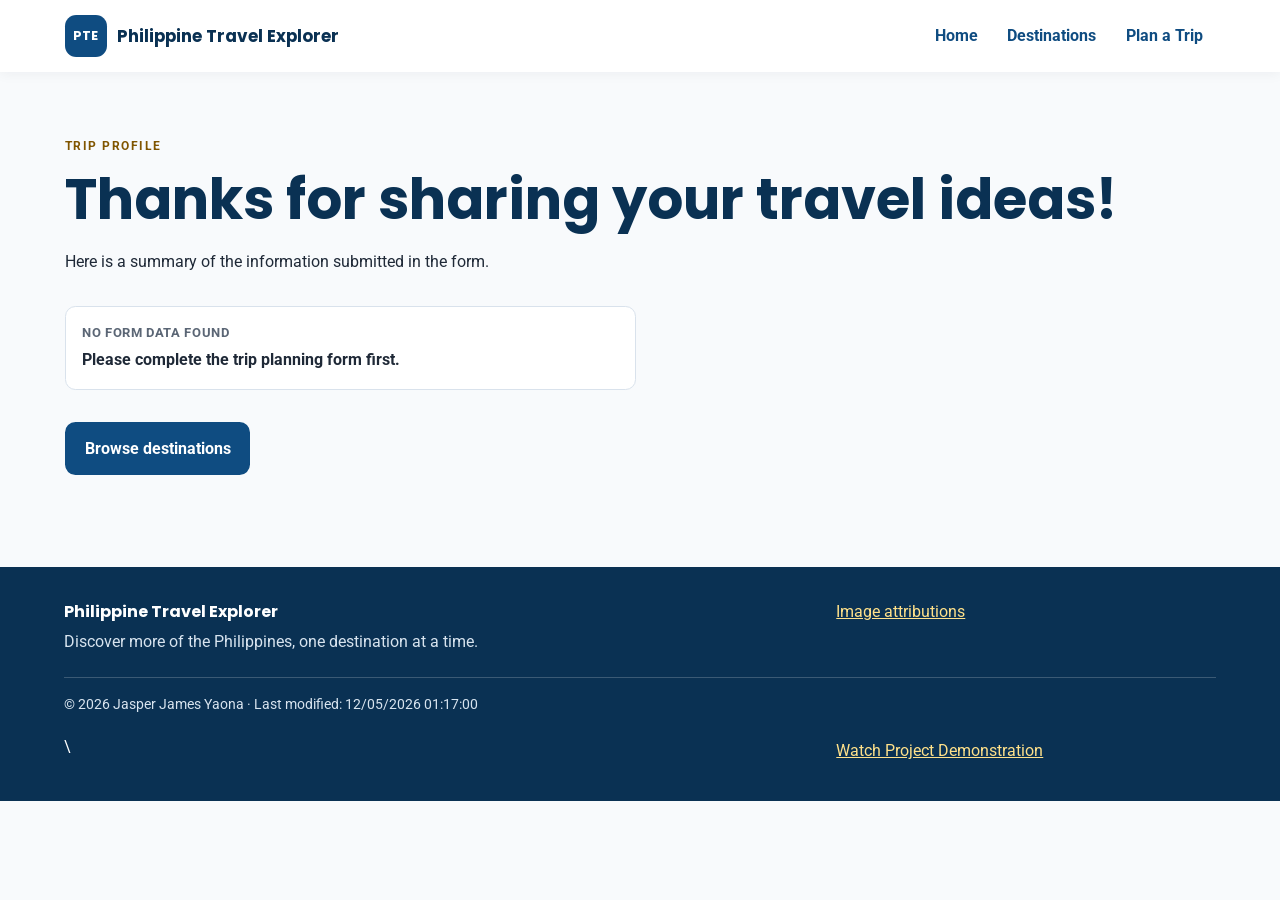
<file: final/form-action.html>
<!DOCTYPE html>
<html lang="en">

<head>
  <meta charset="UTF-8">
  <meta name="viewport" content="width=device-width, initial-scale=1.0">
  <meta name="description" content="Your Philippine Travel Explorer trip profile summary.">
  <meta name="author" content="Jasper James Yaona">

  <meta property="og:title" content="Philippine Travel Explorer | Discover the Philippines">
  <meta property="og:description"
    content="Discover beautiful destinations in the Philippines, explore hidden gems, and plan your next unforgettable adventure.">
  <meta property="og:image" content="https://jasperyaona.github.io/wdd231/final/images/og-image.png">
  <meta property="og:url" content="https://jasperyaona.github.io/wdd231/final">
  <meta property="og:type" content="website">

  <title>Your Trip Profile | Philippine Travel Explorer</title>
  <link rel="icon" href="images/favicon.ico">
  <link rel="preconnect" href="https://fonts.googleapis.com">
  <link rel="preconnect" href="https://fonts.gstatic.com" crossorigin>
  <link
    href="https://fonts.googleapis.com/css2?family=Poppins:wght@500;600;700&family=Roboto:wght@400;500;700&display=swap"
    rel="stylesheet">
  <link rel="stylesheet" href="styles/base.css">
  <link rel="stylesheet" href="styles/large.css">
  <script type="module" src="scripts/form-action.js"></script>
</head>

<body>
  <header class="site-header"><a class="brand" href="index.html"><span class="brand-mark">PTE</span><span>Philippine
        Travel Explorer</span></a><button id="menu-button" class="menu-button" aria-label="Open navigation menu"
      aria-expanded="false">☰</button>
    <nav id="site-nav" class="site-nav" aria-label="Main navigation"><a href="index.html">Home</a><a
        href="destinations.html">Destinations</a><a href="plan.html">Plan a Trip</a></nav>
  </header>
  <main class="section action-result">
    <p class="eyebrow">Trip profile</p>
    <h1>Thanks for sharing your travel ideas!</h1>
    <p>Here is a summary of the information submitted in the form.</p>
    <dl id="form-summary" class="summary-list"></dl><a class="button" href="destinations.html">Browse destinations</a>
  </main>
  <footer class="site-footer">
    <div><strong>Philippine Travel Explorer</strong>
      <p>Discover more of the Philippines, one destination at a time.</p>
    </div>
    <div class="footer-links"><a href="attributions.html">Image attributions</a>
    </div>
    <p class="copyright">© <span id="current-year"></span> Jasper James Yaona · Last modified: <span
        id="last-modified"></span></p>\
       <p>
      <a href="https://www.loom.com/share/bc5649d622494bdc82e589d5f5b5151b" target="_blank" rel="noopener noreferrer">
        Watch Project Demonstration
      </a>
    </p>
  </footer>
</body>

</html>
</file>
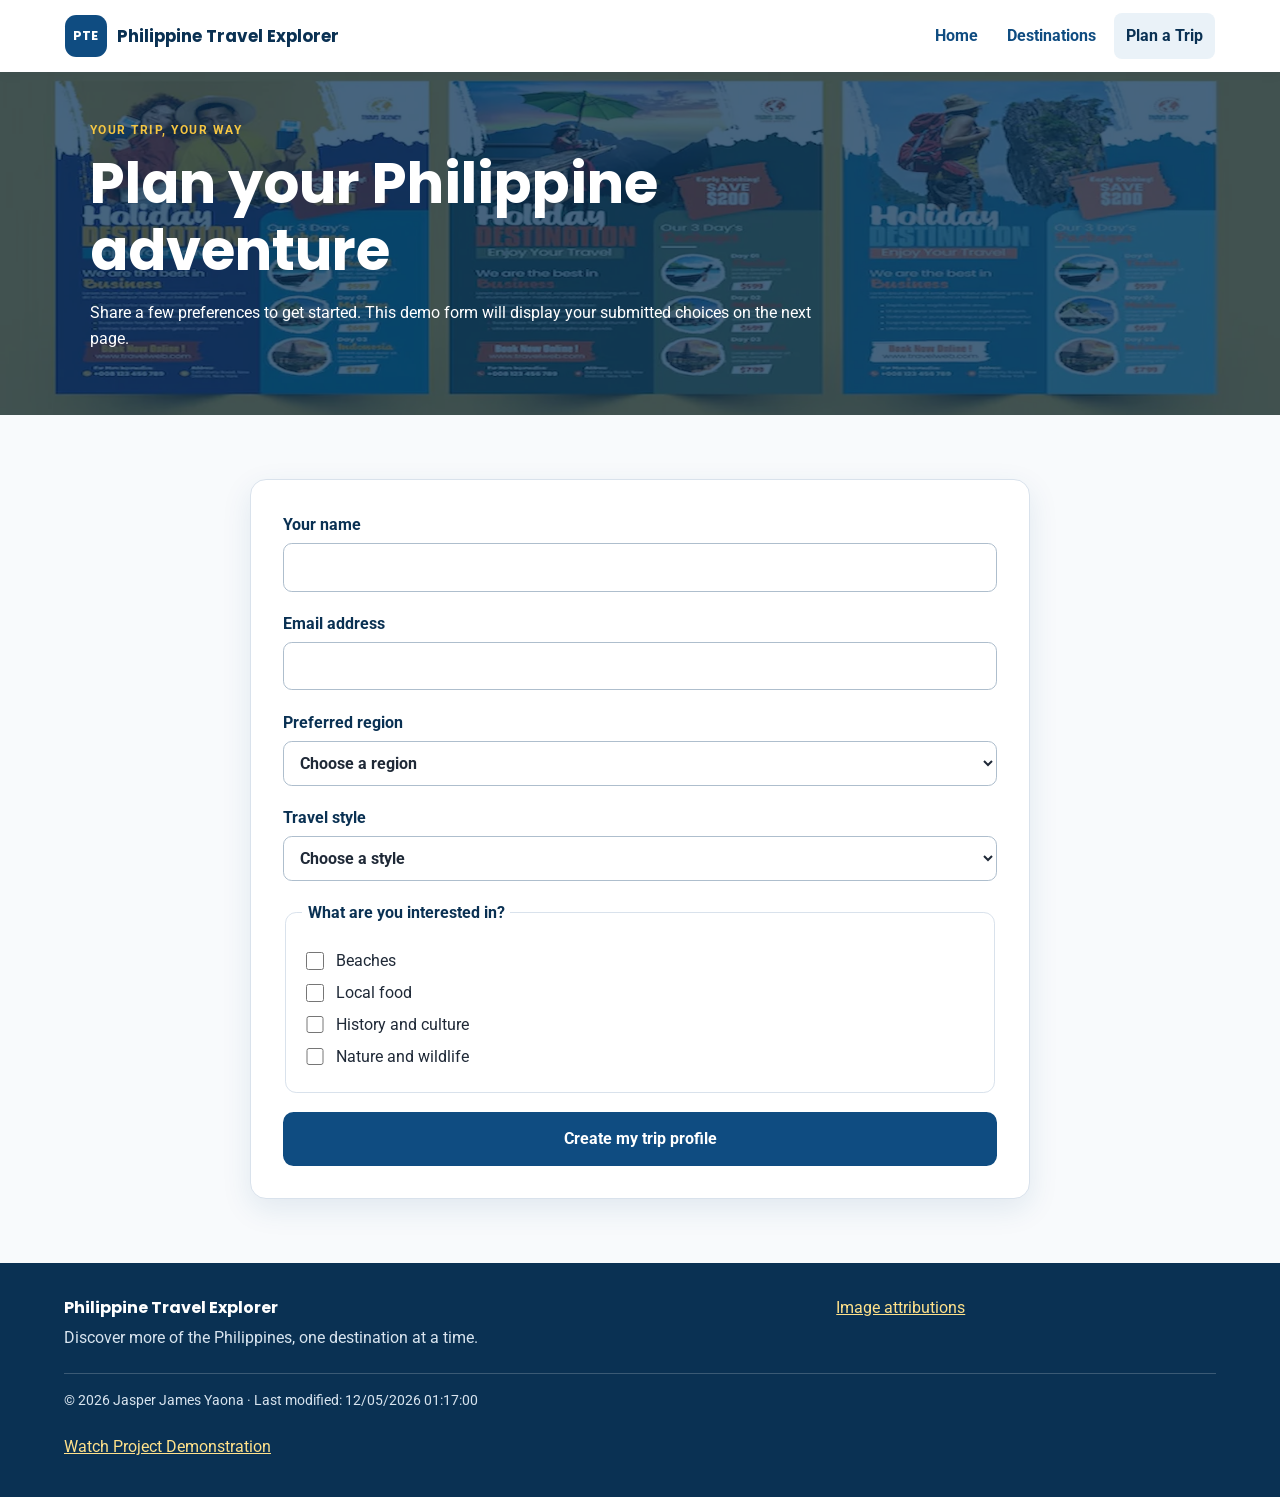
<file: final/plan.html>
<!DOCTYPE html>
<html lang="en">

<head>
  <meta charset="UTF-8">
  <meta name="viewport" content="width=device-width, initial-scale=1.0">
  <meta name="description" content="Create a personalized Philippine travel plan based on your interests.">
  <meta name="author" content="Jasper James Yaona">

  <meta property="og:title" content="Philippine Travel Explorer | Discover the Philippines">
  <meta property="og:description"
    content="Discover beautiful destinations in the Philippines, explore hidden gems, and plan your next unforgettable adventure.">
  <meta property="og:image" content="https://jasperyaona.github.io/wdd231/final/images/og-image.png">
  <meta property="og:url" content="https://jasperyaona.github.io/wdd231/final">
  <meta property="og:type" content="website">

  <title>Plan a Trip | Philippine Travel Explorer</title>
  <link rel="icon" href="images/favicon.ico">
  <link rel="preconnect" href="https://fonts.googleapis.com">
  <link rel="preconnect" href="https://fonts.gstatic.com" crossorigin>
  <link
    href="https://fonts.googleapis.com/css2?family=Poppins:wght@500;600;700&family=Roboto:wght@400;500;700&display=swap"
    rel="stylesheet">
  <link rel="stylesheet" href="styles/base.css">
  <link rel="stylesheet" href="styles/large.css">
  <script type="module" src="scripts/plan.js"></script>
</head>

<body>
  <header class="site-header">
    <a class="brand" href="index.html" aria-label="Philippine Travel Explorer home"><span
        class="brand-mark">PTE</span><span>Philippine Travel Explorer</span></a>
    <button id="menu-button" class="menu-button" aria-label="Open navigation menu" aria-expanded="false">☰</button>
    <nav id="site-nav" class="site-nav" aria-label="Main navigation"><a href="index.html">Home</a><a
        href="destinations.html">Destinations</a><a class="active" href="plan.html">Plan a Trip</a></nav>
  </header>
  <main>
    <section class="page-banner">
      <p class="eyebrow">Your trip, your way</p>
      <h1>Plan your Philippine adventure</h1>
      <p>Share a few preferences to get started. This demo form will display your submitted choices on the next page.
      </p>
      <img src="images/trip-planning-banner.webp" alt="Traveler looking out over a Philippine landscape" width="1600"
        height="500">
    </section>
    <section class="section form-section">
      <form class="trip-form" action="form-action.html" method="get">
        <label for="traveler-name">Your name<input id="traveler-name" name="name" autocomplete="name" required
            minlength="2"></label>
        <label for="traveler-email">Email address<input id="traveler-email" name="email" type="email"
            autocomplete="email" required></label>
        <label for="region">Preferred region
          <select id="region" name="region" required>
            <option value="">Choose a region</option>
            <option>National Capital Region</option>
            <option>Ilocos Region</option>
            <option>Central Luzon</option>
            <option>Calabarzon</option>
            <option>Bicol Region</option>
            <option>Western Visayas</option>
            <option>Central Visayas</option>
            <option>Eastern Visayas</option>
            <option>Zamboanga Peninsula</option>
            <option>Northern Mindanao</option>
            <option>Davao Region</option>
            <option>Caraga</option>
            <option>Cordillera Administrative Region</option>
            <option>Mimaropa</option>
            <option>Cagayan Valley</option>
            <option>Soccsksargen</option>
            <option>Bangsamoro</option>
          </select>
        </label>
        <label for="travel-style">Travel style
          <select id="travel-style" name="style" required>
            <option value="">Choose a style</option>
            <option>Beach and islands</option>
            <option>Nature and hiking</option>
            <option>Culture and history</option>
            <option>Food and city life</option>
            <option>Family-friendly</option>
            <option>Adventure</option>
          </select>
        </label>
        <fieldset>
          <legend>What are you interested in?</legend>
          <label class="checkbox-label"><input type="checkbox" name="interest" value="Beaches"> Beaches</label>
          <label class="checkbox-label"><input type="checkbox" name="interest" value="Food"> Local food</label>
          <label class="checkbox-label"><input type="checkbox" name="interest" value="History"> History and
            culture</label>
          <label class="checkbox-label"><input type="checkbox" name="interest" value="Nature"> Nature and
            wildlife</label>
        </fieldset>
        <button class="button" type="submit">Create my trip profile</button>
      </form>
    </section>
  </main>
  <footer class="site-footer">
    <div><strong>Philippine Travel Explorer</strong>
      <p>Discover more of the Philippines, one destination at a time.</p>
    </div>
    <div class="footer-links"><a href="attributions.html">Image attributions</a>
    </div>
    <p class="copyright">© <span id="current-year"></span> Jasper James Yaona · Last modified: <span
        id="last-modified"></span></p>
    <p>
      <a href="https://www.loom.com/share/bc5649d622494bdc82e589d5f5b5151b" target="_blank" rel="noopener noreferrer">
        Watch Project Demonstration
      </a>
    </p>
  </footer>
</body>

</html>
</file>
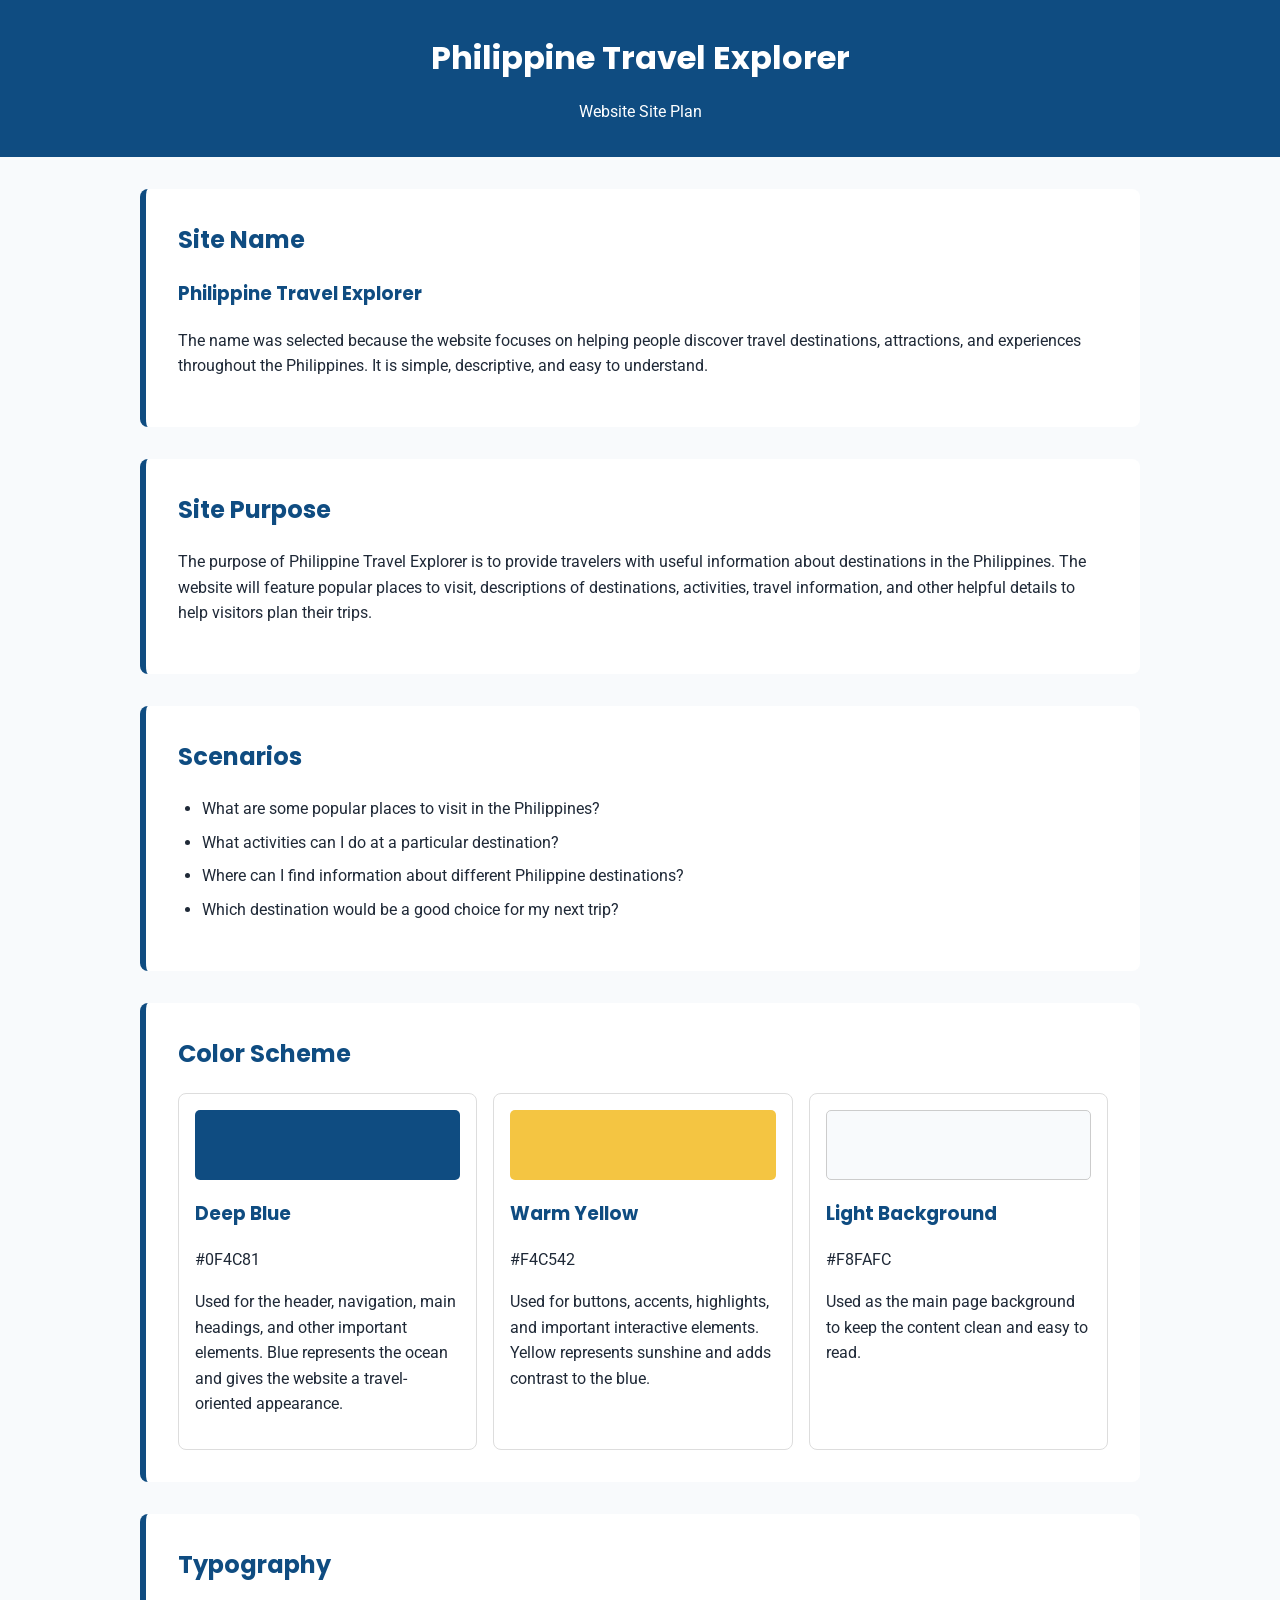
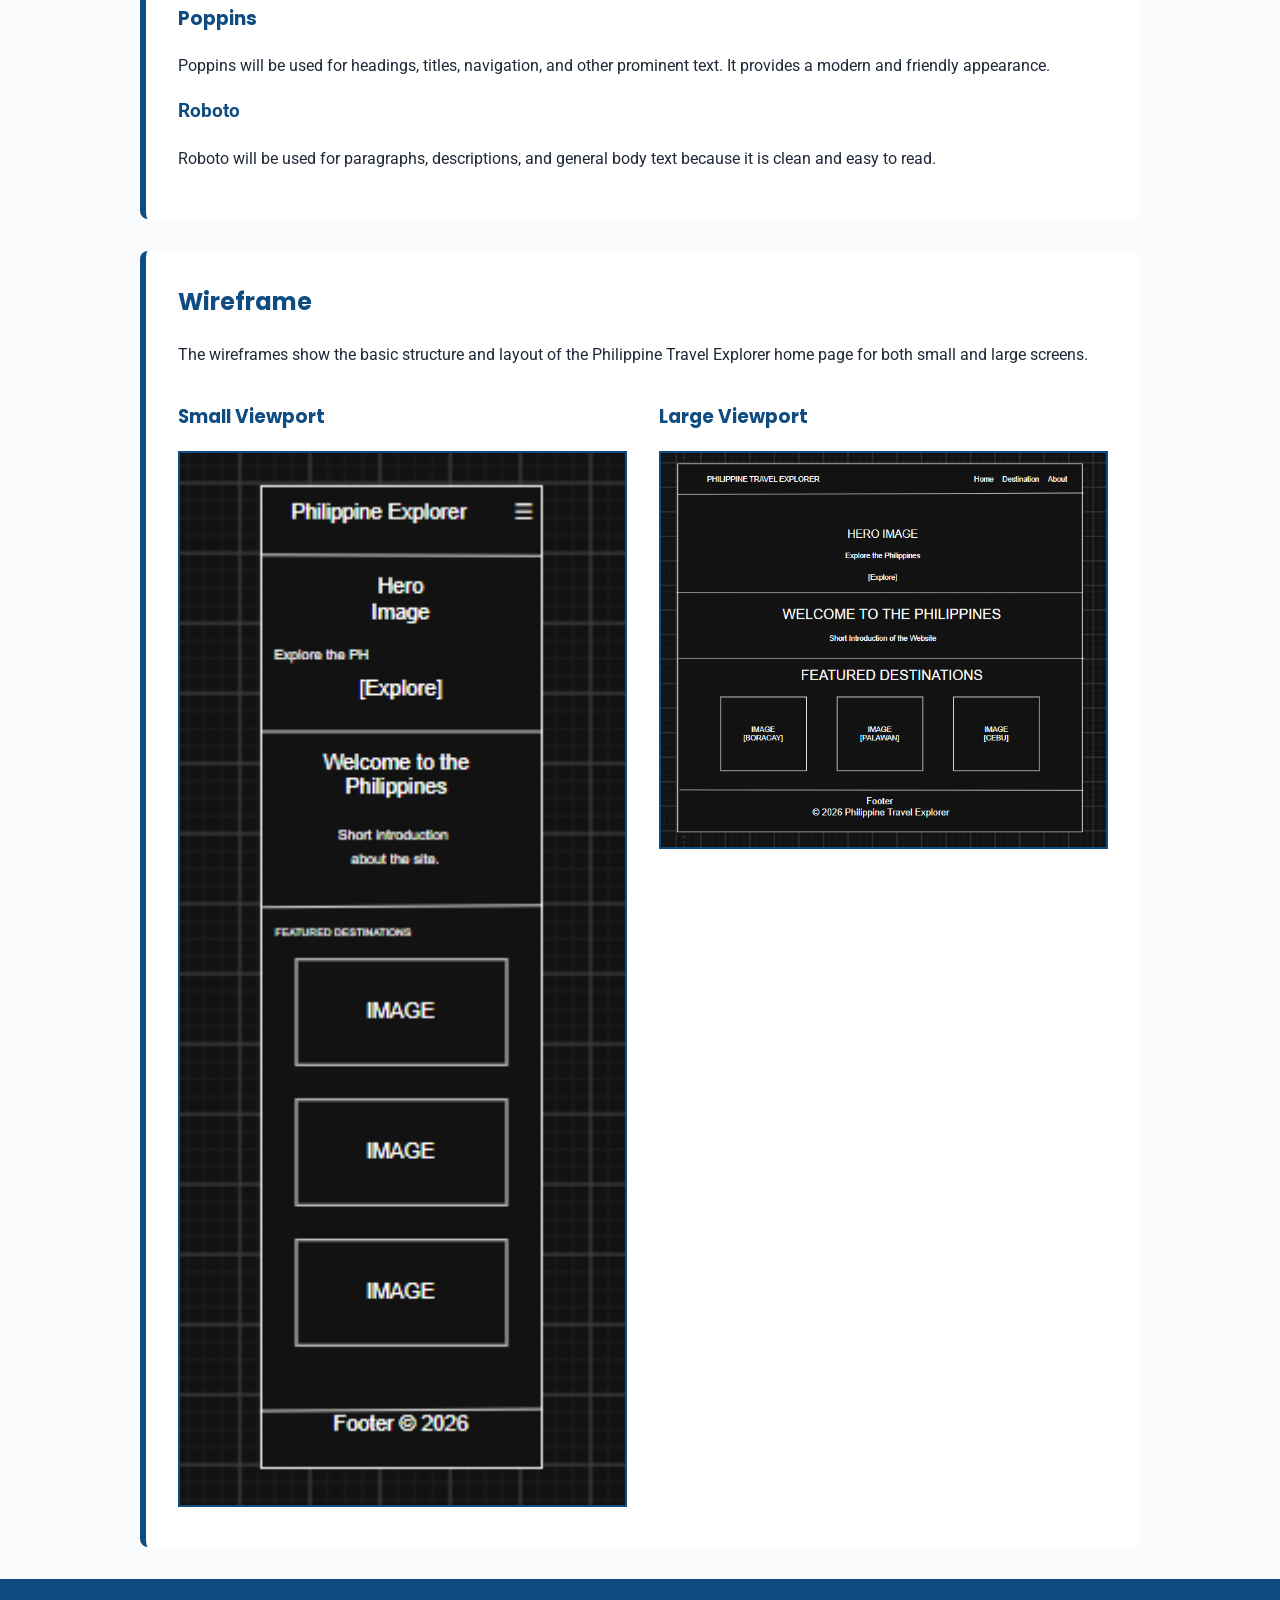
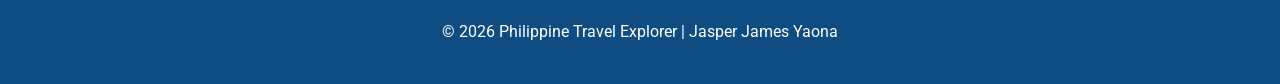
<file: final/siteplan.html>
<!DOCTYPE html>
<html lang="en">
<head>
    <meta charset="UTF-8">
    <meta name="viewport" content="width=device-width, initial-scale=1.0">

    <meta name="description" content="Site plan for Philippine Travel Explorer, a website featuring travel destinations and experiences in the Philippines.">

    <title>Philippine Travel Explorer | Site Plan</title>

    <link rel="preconnect" href="https://fonts.googleapis.com">
    <link rel="preconnect" href="https://fonts.gstatic.com" crossorigin>
    <link href="https://fonts.googleapis.com/css2?family=Poppins:wght@600;700&family=Roboto:wght@400;500&display=swap" rel="stylesheet">

    <link rel="stylesheet" href="styles/siteplan.css">
</head>

<body>

    <header>
        <h1>Philippine Travel Explorer</h1>
        <p>Website Site Plan</p>
    </header>

    <main>

        <section>
            <h2>Site Name</h2>

            <h3>Philippine Travel Explorer</h3>

            <p>
                The name was selected because the website focuses on helping
                people discover travel destinations, attractions, and
                experiences throughout the Philippines. It is simple,
                descriptive, and easy to understand.
            </p>
        </section>

        <section>
            <h2>Site Purpose</h2>

            <p>
                The purpose of Philippine Travel Explorer is to provide
                travelers with useful information about destinations in the
                Philippines. The website will feature popular places to visit,
                descriptions of destinations, activities, travel information,
                and other helpful details to help visitors plan their trips.
            </p>
        </section>

        <section>
            <h2>Scenarios</h2>

            <ul>
                <li>What are some popular places to visit in the Philippines?</li>
                <li>What activities can I do at a particular destination?</li>
                <li>Where can I find information about different Philippine destinations?</li>
                <li>Which destination would be a good choice for my next trip?</li>
            </ul>
        </section>

        <section>
            <h2>Color Scheme</h2>

            <div class="color-container">

                <div class="color-box blue">
                    <div class="color-sample"></div>
                    <h3>Deep Blue</h3>
                    <p>#0F4C81</p>
                    <p>
                        Used for the header, navigation, main headings,
                        and other important elements. Blue represents
                        the ocean and gives the website a travel-oriented
                        appearance.
                    </p>
                </div>

                <div class="color-box yellow">
                    <div class="color-sample"></div>
                    <h3>Warm Yellow</h3>
                    <p>#F4C542</p>
                    <p>
                        Used for buttons, accents, highlights, and
                        important interactive elements. Yellow represents
                        sunshine and adds contrast to the blue.
                    </p>
                </div>

                <div class="color-box light">
                    <div class="color-sample"></div>
                    <h3>Light Background</h3>
                    <p>#F8FAFC</p>
                    <p>
                        Used as the main page background to keep the
                        content clean and easy to read.
                    </p>
                </div>

            </div>
        </section>

        <section>
            <h2>Typography</h2>

            <h3 class="poppins-example">Poppins</h3>

            <p>
                Poppins will be used for headings, titles, navigation,
                and other prominent text. It provides a modern and
                friendly appearance.
            </p>

            <h3 class="roboto-example">Roboto</h3>

            <p>
                Roboto will be used for paragraphs, descriptions,
                and general body text because it is clean and easy
                to read.
            </p>
        </section>

        <section>
            <h2>Wireframe</h2>

            <p>
                The wireframes show the basic structure and layout of
                the Philippine Travel Explorer home page for both
                small and large screens.
            </p>

            <div class="wireframes">

                <div>
                    <h3>Small Viewport</h3>
                    <img
                        src="images/wireframe-small.png"
                        alt="Black and white wireframe of the Philippine Travel Explorer home page on a small screen">
                </div>

                <div>
                    <h3>Large Viewport</h3>
                    <img
                        src="images/wireframe-large.png"
                        alt="Black and white wireframe of the Philippine Travel Explorer home page on a large screen">
                </div>

            </div>
        </section>

    </main>

    <footer>
        <p>&copy; 2026 Philippine Travel Explorer | Jasper James Yaona</p>
    </footer>

</body>
</html>
</file>
<file: styles/main.css>
/* =========================
   Root Variables
   ========================= */

:root {
    --primary-color: #1f2937;
    --secondary-color: #374151;
    --accent-color: #4b5563;

    --background-color: #ffffff;
    --section-color: #f3f4f6;
    --button-color: #e5e7eb;

    --text-color: #222222;
    --light-text: #ffffff;

    --border-color: #d1d5db;
    --dark-border: #9ca3af;

    --completed-background: #d1fae5;
    --completed-border: #047857;
    --completed-text: #064e3b;

    --spacing-small: 0.5rem;
    --spacing-medium: 1rem;
    --spacing-large: 2rem;

    --border-radius: 4px;
}

/* =========================
   General
   ========================= */

* {
    box-sizing: border-box;
}

body {
    margin: 0;
    font-family: "Roboto", sans-serif;
    color: var(--text-color);
    background-color: var(--background-color);
    line-height: 1.5;
}

img {
    max-width: 100%;
    height: auto;
}


/* =========================
   Header
   ========================= */

header {
    background-color: var(--primary-color);
}

.header-content {
    display: flex;
    align-items: center;
    justify-content: space-between;
    padding: var(--spacing-small);
    background-color: var(--background-color);
}

.site-name {
    display: flex;
    align-items: center;
    gap: var(--spacing-small);
    color: var(--text-color);
    text-decoration: none;
    font-weight: 500;
}

.site-name img {
    width: 50px;
    height: 50px;
}


/* =========================
   Hamburger
   ========================= */

#menu-button {
    width: 44px;
    height: 44px;
    border: 2px solid var(--primary-color);
    border-radius: var(--border-radius);
    background-color: var(--background-color);
    color: var(--primary-color);
    font-size: 1.5rem;
    cursor: pointer;
}

#menu-button:hover,
#menu-button:focus {
    background-color: var(--button-color);
}


/* =========================
   Navigation
   ========================= */

nav {
    display: none;
    flex-direction: column;
}

nav.open {
    display: flex;
}

nav a {
    display: block;
    padding: 0.75rem var(--spacing-medium);
    border-top: 2px solid var(--secondary-color);
    background-color: var(--primary-color);
    color: var(--light-text);
    text-decoration: none;
    font-weight: 500;
}

nav a:hover,
nav a:focus {
    background-color: var(--secondary-color);
}

nav a.active {
    background-color: var(--accent-color);
}


/* =========================
   Main
   ========================= */

main {
    width: 100%;
    padding: var(--spacing-medium);
}

h1 {
    margin: 0 0 var(--spacing-medium);
    font-size: 2rem;
    font-weight: 400;
}

h2 {
    margin: 0;
    padding: var(--spacing-small);
    background-color: var(--primary-color);
    color: var(--light-text);
    text-align: center;
    font-size: 1rem;
}


/* =========================
   Sections
   ========================= */

.about-section,
.photo-section,
.courses-section {
    border: 1px solid var(--border-color);
    background-color: var(--section-color);
}


/* =========================
   About Me
   ========================= */

.about-content {
    padding: var(--spacing-medium);
}

.about-content p {
    margin: 0 0 var(--spacing-medium);
}

.about-content p:last-child {
    margin-bottom: 0;
}


/* =========================
   Student Photo
   ========================= */

.photo-section {
    margin-top: var(--spacing-medium);
}

.photo-container {
    min-height: 250px;
    padding: var(--spacing-medium);
    display: flex;
    align-items: center;
    justify-content: center;
}

.photo-container img {
    display: block;
    width: 100%;
    max-width: 260px;
    aspect-ratio: 1 / 1;
    object-fit: cover;
}


/* =========================
   Courses
   ========================= */

.courses-section {
    margin-top: var(--spacing-medium);
}

.course-filters {
    display: grid;
    grid-template-columns: repeat(3, 1fr);
    gap: var(--spacing-small);
    padding: 0.75rem;
}

.filter {
    min-height: 42px;
    padding: var(--spacing-small);
    border: 2px solid #6b7280;
    border-radius: 5px;
    background-color: var(--button-color);
    color: #111827;
    font-family: inherit;
    font-weight: 700;
    cursor: pointer;
}

.filter:hover,
.filter:focus {
    background-color: var(--border-color);
}

.filter.active {
    background-color: var(--primary-color);
    color: var(--light-text);
    border-color: var(--primary-color);
}


/* =========================
   Course List
   ========================= */

#course-list {
    display: grid;
    gap: var(--spacing-small);
    padding: 0 0.75rem;
}

.course {
    width: 100%;
    min-height: 42px;
    padding: var(--spacing-small);
    border: 2px solid var(--dark-border);
    border-radius: 3px;
    background-color: var(--button-color);
    color: #111827;
    font-family: inherit;
    font-weight: 500;
}

.course.completed {
    background-color: var(--completed-background);
    border-color: var(--completed-border);
    color: var(--completed-text);
    font-weight: 700;
}


/* =========================
   Credits
   ========================= */

.total-credits {
    margin: 0;
    padding: 0.75rem var(--spacing-medium);
    text-align: center;
    font-size: 0.9rem;
}


/* =========================
   Footer
   ========================= */

footer {
    margin-top: var(--spacing-medium);
    padding: var(--spacing-medium);
    background-color: var(--button-color);
    color: #111827;
    text-align: center;
}
footer svg {
    width: 24px;
    height: 24px;
}
.social-links {
    display: flex;
    justify-content: center;
    gap: 0.75rem;
    margin-bottom: var(--spacing-medium);
}

.social-links a {
    display: flex;
    align-items: center;
    justify-content: center;
    min-width: 44px;
    min-height: 44px;
    padding: var(--spacing-small);
    border: 2px solid #111827;
    border-radius: var(--border-radius);
    background-color: #111827;
    color: var(--light-text);
    text-decoration: none;
    font-size: 0.8rem;
    font-weight: 700;
}

.social-links a:hover,
.social-links a:focus {
    background-color: var(--secondary-color);
}

footer p {
    margin: 0.25rem 0;
    font-size: 0.85rem;
}


/* =========================
   Directory Page
   ========================= */
/* =========================
   Directory Buttons
   ========================= */

.menu {
    display: flex;
    justify-content: center;
    align-items: center;
    gap: 1rem;
    margin: 1rem 0;
}

.menu button {
    width: auto;
    padding: 0.5rem 1rem;
}

.menu button {
    padding: 0.6rem 1.5rem;
    border: 1px solid var(--dark-border);
    border-radius: var(--border-radius);
    background-color: var(--button-color);
    cursor: pointer;
    font-weight: 700;
}

.menu button:hover,
.menu button:focus {
    background-color: var(--border-color);
}


/* =========================
   Business Cards - Grid
   ========================= */
.business-list {
    width: 100%;
}
.business-list.grid {
    display: grid;
    grid-template-columns: 1fr;
    gap: 1rem;
}
.business-list.grid section {
    display: grid;
    grid-template-columns: 120px minmax(0, 1fr);
    gap: 1rem;
    padding: 1rem;
    width: 100%;
    min-width: 0;
}

.business-list.grid section h2 {
    grid-column: 1 / -1;

    margin: 0;
    padding: 0.5rem;
    background-color: var(--primary-color);
    color: var(--light-text);
    text-align: center;
}

.business-list.grid section p {
    margin: 0.4rem 0;
}

.business-list.grid section img {
    grid-column: 1;
    grid-row: 2 / 6;

    object-fit: contain;
    margin: auto;
}

/* =========================
   Business Cards - List
   ========================= */

.business-list.list {
    display: flex;
    flex-direction: column;
    gap: 0;
}

.business-list.list section {
    display: grid;
    grid-template-columns: 2fr 1fr 1fr 2fr;
    align-items: center;
    padding: 0.75rem;
    border-bottom: 1px solid var(--border-color);
    background-color: var(--section-color);
}

.business-list.list section:nth-child(even) {
    background-color: #e5e7eb;
}

.business-list.list section h2 {
    margin: 0;
    padding: 0;
    background-color: transparent;
    color: var(--text-color);
    text-align: left;
    font-size: 1rem;
}

.business-list.list section p {
    margin: 0;
    padding: 0 0.5rem;
}

.business-list.list section img {
    display: none;
}
</file>
<file: styles/main-large.css>
@media screen and (min-width: 32rem) {

    /* =========================
       Navigation
       ========================= */

    #menu-button {
        display: none;
    }

    nav {
        display: flex;
        flex-direction: row;
    }

    nav a {
        border-top: none;
        border-right: 1px solid var(--secondary-color);
        padding: 0.6rem var(--spacing-medium);
    }


    /* =========================
       Main Layout
       ========================= */
    .home-main {
        max-width: 1100px;
        margin: 0 auto;
        display: grid;
        grid-template-columns: 2fr 1fr;
        gap: var(--spacing-medium);
    }

    .directory-main {
        width: 100%;
        margin: 0 auto;
        padding: 1rem;
    }

    .directory-main .business-list.grid {
        display: grid;
        grid-template-columns: repeat(3, 1fr);
        gap: 1rem;
    }


    h1 {
        grid-column: 1 / -1;
    }


    /* =========================
       About Me
       ========================= */

    .about-section {
        grid-column: 1;
    }


    /* =========================
       Student Photo
       ========================= */

    .photo-section {
        grid-column: 2;
        margin-top: 0;
    }

    .photo-container {
        height: calc(100% - 37px);
    }


    /* =========================
       Courses
       ========================= */

    .courses-section {
        grid-column: 1 / -1;
        margin-top: 0;
    }

    #course-list {
        grid-template-columns: repeat(3, 1fr);
    }



    /* =========================
   Business Cards - Grid
   ========================= */
    .business-list.grid {
        display: grid;
        grid-template-columns: repeat(3, 1fr);
        gap: 1rem;
    }

    .business-list.grid section {
        display: grid;
        grid-template-columns: 120px minmax(0, 1fr);
        gap: 0.75rem;
        padding: 1rem;
        min-width: 0;
        border: 1px solid var(--border-color);
        background-color: var(--section-color);
    }

    /* Business name */
    .business-list.grid section h2 {
        grid-column: 1 / -1;
        margin: 0;
        padding: 0.5rem;
        background-color: var(--primary-color);
        color: var(--light-text);
        text-align: center;
    }

    /* Logo */
    .business-list.grid section img {
        grid-column: 1;
        grid-row: 2 / 5;

        width: 100px;
        height: 100px;
        object-fit: contain;
        align-self: center;
        justify-self: center;
    }

    /* Details */
    .business-list.grid section p {
        grid-column: 2;
        margin: 0;
        min-width: 0;
        overflow-wrap: anywhere;
    }
}
</file>
<file: chamber/styles/main.css>
/* =========================
   Root Variables
   ========================= */

:root {
    --primary-color: #1f2937;
    --secondary-color: #374151;
    --accent-color: #4b5563;

    --background-color: #ffffff;
    --section-color: #f3f4f6;
    --button-color: #e5e7eb;

    --text-color: #222222;
    --light-text: #ffffff;

    --border-color: #d1d5db;
    --dark-border: #9ca3af;

    --completed-background: #d1fae5;
    --completed-border: #047857;
    --completed-text: #064e3b;

    --spacing-small: 0.5rem;
    --spacing-medium: 1rem;
    --spacing-large: 2rem;

    --border-radius: 4px;
}

/* =========================
   General
   ========================= */

* {
    box-sizing: border-box;
}

body {
    margin: 0;
    font-family: "Roboto", sans-serif;
    color: var(--text-color);
    background-color: var(--background-color);
    line-height: 1.5;
}

img {
    max-width: 100%;
    height: auto;
}


/* =========================
   Header
   ========================= */

header {
    background-color: var(--primary-color);
}

.header-content {
    display: flex;
    align-items: center;
    justify-content: space-between;
    padding: var(--spacing-small);
    background-color: var(--background-color);
}

.site-name {
    display: flex;
    align-items: center;
    gap: var(--spacing-small);
    color: var(--text-color);
    text-decoration: none;
    font-weight: 500;
}

.site-name img {
    width: 50px;
    height: 50px;
}


/* =========================
   Hamburger
   ========================= */

#menu-button {
    width: 44px;
    height: 44px;
    border: 2px solid var(--primary-color);
    border-radius: var(--border-radius);
    background-color: var(--background-color);
    color: var(--primary-color);
    font-size: 1.5rem;
    cursor: pointer;
}

#menu-button:hover,
#menu-button:focus {
    background-color: var(--button-color);
}


/* =========================
   Navigation
   ========================= */

nav {
    display: none;
    flex-direction: column;
}

nav.open {
    display: flex;
}

nav a {
    display: block;
    padding: 0.75rem var(--spacing-medium);
    border-top: 2px solid var(--secondary-color);
    background-color: var(--primary-color);
    color: var(--light-text);
    text-decoration: none;
    font-weight: 500;
}

nav a:hover,
nav a:focus {
    background-color: var(--secondary-color);
}

nav a.active {
    background-color: var(--accent-color);
}


/* =========================
   Main
   ========================= */

main {
    
    width: 100%;
    padding: var(--spacing-medium);
}

h1 {
    margin: 0 0 var(--spacing-medium);
    font-size: 2rem;
    font-weight: 400;
}



/* =========================
   Footer
   ========================= */
footer img {
    width: 24px;
    height: 24px;
    aspect-ratio: 1 / 1;
    display: inline-block;
}
footer {
    margin-top: var(--spacing-medium);
    padding: var(--spacing-medium);
    background-color: var(--button-color);
    color: #111827;
    text-align: center;
}

.social-links {
    display: flex;
    justify-content: center;
    gap: 0.75rem;
    margin-bottom: var(--spacing-medium);
}

.social-links a {
    display: flex;
    align-items: center;
    justify-content: center;
    min-width: 44px;
    min-height: 44px;
    padding: var(--spacing-small);
    border: 2px solid #111827;
    border-radius: var(--border-radius);
    color: var(--light-text);
    text-decoration: none;
    font-size: 0.8rem;
    font-weight: 700;
}

.social-links a:hover,
.social-links a:focus {
    background-color: var(--border-color);
}

footer p {
    margin: 0.25rem 0;
    font-size: 0.85rem;
    min-height: 1.2em; 
}


/* =========================
   Directory Page
   ========================= */
/* =========================
   Directory Buttons
   ========================= */

.menu {
    display: flex;
    justify-content: center;
    align-items: center;
    gap: 1rem;
    margin: 1rem 0;
}


.menu button {
    width: auto;
    padding: 0.6rem 1.5rem;
    border: 1px solid var(--dark-border);
    border-radius: var(--border-radius);
    background-color: var(--button-color);
    cursor: pointer;
    font-weight: 700;
}

.menu button:hover,
.menu button:focus {
    background-color: var(--border-color);
}


/* =========================
   Business Cards - Grid
   ========================= */
.business-list {
    width: 100%;
}
.business-list.grid {
    display: grid;
    grid-template-columns: 1fr;
    gap: 1rem;
}
.business-list.grid section {
    display: grid;
    grid-template-columns: 120px minmax(0, 1fr);
    gap: 1rem;
    padding: 1rem;
    width: 100%;
    min-width: 0;
}

.business-list.grid section h2 {
    grid-column: 1 / -1;

    margin: 0;
    padding: 0.5rem;
    background-color: var(--primary-color);
    color: var(--light-text);
    text-align: center;
}

.business-list.grid section p {
    margin: 0.4rem 0;
}

.business-list.grid section img {
    grid-column: 1;
    grid-row: 2 / 6;

    object-fit: contain;
    margin: auto;
}

/* =========================
   Business Cards - List
   ========================= */

.business-list.list {
    display: flex;
    flex-direction: column;
    gap: 0;
}

.business-list.list section {
    display: grid;
    grid-template-columns: 2fr 1fr 1fr 2fr;
    align-items: center;
    padding: 0.75rem;
    border-bottom: 1px solid var(--border-color);
    background-color: var(--section-color);
}

.business-list.list section:nth-child(even) {
    background-color: #e5e7eb;
}

.business-list.list section h2 {
    margin: 0;
    padding: 0;
    background-color: transparent;
    color: var(--text-color);
    text-align: left;
    font-size: 1rem;
}

.business-list.list section p {
    margin: 0;
    padding: 0 0.5rem;
}

.business-list.list section img {
    display: none;
}


/* =========================
   Chamber Home Page
   ========================= */

/* ---------- Hero ---------- */
.hero {
    position: relative;
    display: grid;
}

.hero-image {
    grid-area: 1 / 1;
    width: 100%;
    height: clamp(260px, 55vw, 480px);
    object-fit: cover;
    display: block;
}

.hero-overlay {
    grid-area: 1 / 1;
    align-self: end;
    justify-self: start;
    max-width: 32rem;
    margin: 0 0 var(--spacing-medium) var(--spacing-medium);
    padding: var(--spacing-large);
    background-color: rgba(31, 41, 55, 0.85);
    color: var(--light-text);
    border-radius: var(--border-radius);
}

.hero-overlay h1 {
    margin: 0 0 var(--spacing-small);
    font-size: 1.75rem;
    font-weight: 500;
}

.hero-overlay p {
    margin: 0 0 var(--spacing-medium);
}

.cta-button {
    display: inline-block;
    padding: 0.7rem 1.4rem;
    border-radius: var(--border-radius);
    background-color: var(--light-text);
    color: var(--primary-color);
    text-decoration: none;
    font-weight: 700;
}

.cta-button:hover,
.cta-button:focus {
    background-color: var(--button-color);
}

/* ---------- Shared rhythm ---------- */
.home-main > section,
.home-main > div {
    padding: var(--spacing-medium);
}

.home-main h2 {
    margin: 0 0 var(--spacing-medium);
    font-size: 1.4rem;
    font-weight: 500;
    padding-bottom: var(--spacing-small);
    border-bottom: 1px solid var(--border-color);
}

/* ---------- Events ---------- */
.event-list {
    list-style: none;
    margin: 0;
    padding: 0;
    display: grid;
    gap: var(--spacing-small);
}

.event-card {
    display: grid;
    grid-template-columns: 4rem 1fr;
    gap: var(--spacing-medium);
    align-items: center;
    padding: var(--spacing-medium);
    background-color: var(--section-color);
    border: 1px solid var(--border-color);
    border-radius: var(--border-radius);
}

.event-date {
    text-align: center;
    color: var(--primary-color);
    border-right: 1px solid var(--border-color);
    padding-right: var(--spacing-small);
}

.event-date .day {
    display: block;
    font-size: 1.4rem;
    font-weight: 700;
    line-height: 1;
}

.event-date .month {
    display: block;
    font-size: 0.75rem;
}

.event-card h3 {
    margin: 0;
    font-size: 1rem;
    font-weight: 500;
}
.event-card p {
    margin: 0.25rem 0 0;
    font-size: 0.9rem;
    color: var(--secondary-color);
}
/* ---------- Weather ---------- */
.weather-card {
    padding: var(--spacing-medium);
    background-color: var(--primary-color);
    color: var(--light-text);
    border-radius: var(--border-radius);
}
.weather-city {
    margin: 0 0 var(--spacing-small);
    font-size: 0.85rem;
    opacity: 0.8;
}
.weather-now {
    display: flex;
    align-items: baseline;
    gap: var(--spacing-small);
    flex-wrap: wrap;
}
.weather-now .temp {
    font-size: 2.25rem;
    font-weight: 700;
}
.weather-now .desc {
    text-transform: capitalize;
}
.forecast {
    list-style: none;
    margin: var(--spacing-medium) 0 0;
    padding: var(--spacing-small) 0 0;
    border-top: 1px solid var(--secondary-color);
    display: grid;
    grid-template-columns: repeat(3, 1fr);
    gap: var(--spacing-small);
    text-align: center;
}
.forecast li {
    display: flex;
    flex-direction: column;
    gap: 0.15rem;
}
.forecast .fc-day {
    font-size: 0.8rem;
    opacity: 0.8;
}
.forecast .fc-temp {
    font-weight: 700;
}
.weather-note {
    margin: var(--spacing-small) 0 0;
    font-size: 0.75rem;
    opacity: 0.7;
}
/* ---------- Spotlights ---------- */
.spotlight-grid {
    display: grid;
    grid-template-columns: 1fr;
    gap: var(--spacing-medium);
}
.spotlight-card {
    display: flex;
    flex-direction: column;
    gap: var(--spacing-small);
    padding: var(--spacing-medium);
    background-color: var(--section-color);
    border: 1px solid var(--border-color);
    border-radius: var(--border-radius);
}
.spotlight-card img {
    width: 64px;
    height: 64px;
    object-fit: contain;
}
.spotlight-card h3 {
    margin: 0;
    font-size: 1.05rem;
    font-weight: 500;
}
.spotlight-card p {
    margin: 0;
    font-size: 0.9rem;
    color: var(--secondary-color);
}
.spotlight-card a {
    margin-top: auto;
    font-weight: 700;
    color: var(--primary-color);
}
.badge {
    align-self: flex-start;
    padding: 0.15rem 0.6rem;
    border-radius: 999px;
    font-size: 0.7rem;
    font-weight: 700;
    background-color: var(--button-color);
    color: var(--text-color);
}
.loading-text {
    color: var(--text-color);
    font-style: italic;
}
/* =========================
   Join Page
   ========================= */

.join-main h1 {
    margin-bottom: var(--spacing-small);
}
.join-intro {
    margin: 0 0 var(--spacing-large);
    color: var(--secondary-color);
    max-width: 40rem;
}
.join-grid {
    display: grid;
    grid-template-columns: 1fr;
    gap: var(--spacing-large);
}
/* ---------- Form ---------- */
.join-form {
    display: flex;
    flex-direction: column;
    gap: var(--spacing-medium);
}
.join-form label {
    display: flex;
    flex-direction: column;
    font-weight: 500;
    gap: 0.35rem;
}
.join-form input,
.join-form select,
.join-form textarea {
    font: inherit;
    padding: 0.6rem;
    border: 1px solid var(--dark-border);
    border-radius: var(--border-radius);
    background-color: var(--background-color);
    color: var(--text-color);
}
.join-form input:focus,
.join-form select:focus,
.join-form textarea:focus {
    outline: 2px solid var(--accent-color);
    outline-offset: 1px;
}
.join-form input:invalid:not(:placeholder-shown) {
    border-color: #b91c1c;
}
.join-form textarea {
    resize: vertical;
}
.join-form input[type="submit"] {
    align-self: flex-start;
    padding: 0.75rem 1.75rem;
    border: none;
    background-color: var(--primary-color);
    color: var(--light-text);
    font-weight: 700;
    cursor: pointer;
}
.join-form input[type="submit"]:hover,
.join-form input[type="submit"]:focus {
    background-color: var(--secondary-color);
}
/* ---------- Membership cards ---------- */
.membership-cards {
    display: grid;
    grid-template-columns: 1fr;
    gap: var(--spacing-medium);
}
.membership-card {
    padding: var(--spacing-medium);
    background-color: var(--section-color);
    border: 1px solid var(--border-color);
    border-radius: var(--border-radius);
    opacity: 0;
    transform: translateY(12px);
    animation: card-in 0.5s ease forwards;
}
.membership-card:nth-child(1) { animation-delay: 0.05s; }
.membership-card:nth-child(2) { animation-delay: 0.2s; }
.membership-card:nth-child(3) { animation-delay: 0.35s; }
.membership-card:nth-child(4) { animation-delay: 0.5s; }
@keyframes card-in {
    to {
        opacity: 1;
        transform: translateY(0);
    }
}
.membership-card h2 {
    margin: 0 0 0.4rem;
    font-size: 1.1rem;
    font-weight: 500;
}
.membership-card p {
    margin: 0 0 var(--spacing-small);
    font-size: 0.9rem;
    color: var(--secondary-color);
}
.card-link {
    font: inherit;
    padding: 0.4rem 0.9rem;
    border: 1px solid var(--dark-border);
    border-radius: var(--border-radius);
    background-color: var(--button-color);
    cursor: pointer;
    font-weight: 700;
}
.card-link:hover,
.card-link:focus {
    background-color: var(--border-color);
}
/* ---------- Membership modals ---------- */
.membership-modal {
    max-width: 28rem;
    width: min(90vw, 28rem);
    padding: var(--spacing-large);
    border: none;
    border-radius: var(--border-radius);
    color: var(--text-color);
}
.membership-modal::backdrop {
    background-color: rgba(31, 41, 55, 0.6);
}
.membership-modal h2 {
    margin: 0 0 var(--spacing-small);
}
.membership-modal ul {
    margin: 0 0 var(--spacing-medium);
    padding-left: 1.2rem;
}
.membership-modal li {
    margin-bottom: 0.35rem;
}
.modal-close {
    font: inherit;
    padding: 0.5rem 1.2rem;
    border: none;
    border-radius: var(--border-radius);
    background-color: var(--primary-color);
    color: var(--light-text);
    cursor: pointer;
}
.modal-close:hover,
.modal-close:focus {
    background-color: var(--secondary-color);
}
/* =========================
   Thank You Page
   ========================= */
.thankyou-main h1 {
    margin-bottom: var(--spacing-small);
}
.submission-summary {
    display: grid;
    grid-template-columns: 1fr;
    gap: var(--spacing-small);
    margin: 0 0 var(--spacing-large);
    padding: 0;
}
.submission-summary > div {
    padding: var(--spacing-medium);
    background-color: var(--section-color);
    border: 1px solid var(--border-color);
    border-radius: var(--border-radius);
}
.submission-summary dt {
    font-size: 0.8rem;
    color: var(--secondary-color);
    text-transform: uppercase;
    letter-spacing: 0.03em;
}
.submission-summary dd {
    margin: 0.25rem 0 0;
    font-weight: 500;
}
/* =========================
   Discover Page
   ========================= */
.discover-main h1 {
    margin-bottom: var(--spacing-small);
}
.visit-message {
    margin: 0 0 var(--spacing-large);
    padding: var(--spacing-small) var(--spacing-medium);
    background-color: var(--section-color);
    border-left: 4px solid var(--accent-color);
    border-radius: var(--border-radius);
    font-weight: 500;
    color: var(--text-color);
}
/* ---------- Gallery: small & medium screens (320px–1024px) ---------- */
.discover-grid {
    display: grid;
    grid-template-columns: 1fr;
    grid-template-areas:
        "a"
        "b"
        "c"
        "d"
        "e"
        "f"
        "g"
        "h";
    gap: var(--spacing-medium);
}
.discover-card.item-1 { grid-area: a; }
.discover-card.item-2 { grid-area: b; }
.discover-card.item-3 { grid-area: c; }
.discover-card.item-4 { grid-area: d; }
.discover-card.item-5 { grid-area: e; }
.discover-card.item-6 { grid-area: f; }
.discover-card.item-7 { grid-area: g; }
.discover-card.item-8 { grid-area: h; }
.discover-card {
    padding: var(--spacing-medium);
    background-color: var(--section-color);
    border: 1px solid var(--border-color);
    border-radius: var(--border-radius);
}
.discover-card h2 {
    margin: 0 0 var(--spacing-small);
    font-size: 1.2rem;
    font-weight: 500;
}
/* Small/medium: image above text */
.card-body {
    display: flex;
    flex-direction: column;
}
.discover-card figure {
    margin: 0 0 var(--spacing-small);
}
.discover-card img {
    display: block;
    width: 100%;
    height: auto;
    aspect-ratio: 3 / 2;
    object-fit: cover;
    border-radius: var(--border-radius);
}
.card-text p {
    margin: 0 0 var(--spacing-small);
    font-size: 0.95rem;
}
.card-text address {
    font-style: italic;
    font-size: 0.9rem;
    color: var(--secondary-color);
}
.discover-card button {
    display: block;
    width: 100%;
    margin-top: var(--spacing-medium);
    font: inherit;
    padding: 0.65rem 1.1rem;
    border: none;
    border-radius: 999px;
    background-color: var(--primary-color);
    color: var(--light-text);
    font-weight: 700;
    cursor: pointer;
}
.discover-card button:hover,
.discover-card button:focus {
    background-color: var(--secondary-color);
}
</file>
<file: chamber/styles/main-large.css>
@media screen and (min-width: 32rem) {

    /* =========================
       Navigation
       ========================= */

    #menu-button {
        display: none;
    }

    nav {
        display: flex;
        flex-direction: row;
    }

    nav a {
        border-top: none;
        border-right: 1px solid var(--secondary-color);
        padding: 0.6rem var(--spacing-medium);
    }
    /* =========================
       Main Layout
       ========================= */
   main {
        
        width: 100%;
        margin: 0 auto;
        padding: var(--spacing-medium) 6rem var(--spacing-medium) 6rem;
        
    }

    main .business-list.grid {
        display: grid;
        grid-template-columns: repeat(3, 1fr);
        gap: 1rem;
    }


    h1 {
        grid-column: 1 / -1;
    }

    /* =========================
   Business Cards - Grid
   ========================= */
    .business-list.grid {
        display: grid;
        grid-template-columns: repeat(3, 1fr);
        gap: 1rem;
    }

    .business-list.grid section {
        display: grid;
        grid-template-columns: 120px minmax(0, 1fr);
        gap: 0.75rem;
        padding: 1rem;
        min-width: 0;
        border: 1px solid var(--border-color);
        background-color: var(--section-color);
    }

    /* Business name */
    .business-list.grid section h2 {
        grid-column: 1 / -1;
        margin: 0;
        padding: 0.5rem;
        background-color: var(--primary-color);
        color: var(--light-text);
        text-align: center;
    }

    /* Logo */
    .business-list.grid section img {
        grid-column: 1;
        grid-row: 2 / 5;

        width: 100px;
        height: 100px;
        object-fit: contain;
        align-self: center;
        justify-self: center;
    }

    /* Details */
    .business-list.grid section p {
        grid-column: 2;
        margin: 0;
        min-width: 0;
        overflow-wrap: anywhere;
    }


    /* =========================
       Chamber Home Page
       ========================= */

    .info-grid {
        display: grid;
        grid-template-columns: 1.1fr 0.9fr;
        gap: var(--spacing-large);
        align-items: start;
    }

    .spotlight-grid {
        grid-template-columns: repeat(3, 1fr);
    }


    /* =========================
       Join Page
       ========================= */

    .join-grid {
        grid-template-columns: 1.3fr 0.7fr;
        align-items: start;
    }

    .submission-summary {
        grid-template-columns: repeat(2, 1fr);
    }
}


/* =========================
   Discover Page — Large screens 
   ========================= */
@media (min-width: 1025px) {
    .discover-grid {
        grid-template-columns: repeat(2, 1fr);
        grid-template-areas:
            "a b"
            "c d"
            "e f"
            "g h";
    }

    .card-body {
        flex-direction: row;
        align-items: flex-start;
        gap: var(--spacing-medium);
    }

    .discover-card figure {
        flex: 0 0 40%;
        margin: 0;
    }

    .card-text {
        flex: 1;
    }

    /* Hover effect on gallery images — large screens only */
    .discover-card img {
        filter: grayscale(55%);
        transition: filter 0.25s ease, transform 0.25s ease;
    }

    .discover-card img:hover {
        filter: grayscale(0%);
        transform: scale(1.03);
    }
}
</file>
<file: final/styles/base.css>
/* Philippine Travel Explorer — mobile-first base styles */
:root {
    --primary: #0F4C81;
    --primary-dark: #0A3153;
    --accent: #F4C542;
    --background: #F8FAFC;
    --surface: #FFFFFF;
    --text: #1F2937;
    --muted: #5B6675;
    --border: #D9E2EC;
    --radius: 1rem;
    --shadow: 0 10px 30px rgba(15, 76, 129, .10)
}

* {
    box-sizing: border-box
}

html {
    scroll-behavior: smooth
}

body {
    margin: 0;
    background: var(--background);
    color: var(--text);
    font-family: Roboto, Arial, sans-serif;
    line-height: 1.6
}

img {
    max-width: 100%;
    height: auto;
    display: block
}

a {
    color: var(--primary)
}

button,
input,
select {
    font: inherit
}

button,
a {
    touch-action: manipulation
}

h1,
h2,
h3 {
    font-family: Poppins, Arial, sans-serif;
    line-height: 1.2;
    color: var(--primary-dark)
}

h1 {
    font-size: clamp(2.1rem, 8vw, 3.5rem);
    margin: .25rem 0 1rem
}

h2 {
    font-size: clamp(1.5rem, 5vw, 2.15rem);
    margin: .25rem 0 1rem
}

h3 {
    font-size: 1.2rem;
    margin: .25rem 0 .5rem
}

p {
    margin: .5rem 0 1rem
}

.site-header {
    position: relative;
    z-index: 5;
    display: flex;
    align-items: center;
    justify-content: space-between;
    gap: 1rem;
    padding: .85rem 5%;
    background: var(--surface);
    box-shadow: 0 2px 12px #0f172a0d
}

.brand {
    display: flex;
    align-items: center;
    gap: .65rem;
    text-decoration: none;
    color: var(--primary-dark);
    font-family: Poppins, sans-serif;
    font-weight: 700;
    font-size: .95rem
}

.brand-mark {
    display: grid;
    place-items: center;
    background: var(--primary);
    color: white;
    width: 2.6rem;
    height: 2.6rem;
    border-radius: .7rem;
    font-size: .8rem
}

.menu-button {
    border: 1px solid var(--border);
    background: white;
    border-radius: .5rem;
    padding: .45rem .7rem;
    font-size: 1.3rem;
    color: var(--primary)
}

.site-nav {
    display: none;
    position: absolute;
    top: 100%;
    left: 0;
    right: 0;
    padding: .6rem 5% 1rem;
    background: white;
    box-shadow: var(--shadow)
}

.site-nav.open {
    display: grid
}

.site-nav a {
    padding: .65rem .75rem;
    text-decoration: none;
    font-weight: 700;
    border-radius: .5rem
}

.site-nav a:hover,
.site-nav a.active {
    background: #EAF2F8;
    color: var(--primary-dark)
}

.hero {
    position: relative;
    min-height: 440px;
    display: grid;
    align-items: center;
    overflow: hidden;
    background: var(--primary-dark);
    color: white
}

.hero-image {
    position: absolute;
    inset: 0;
    width: 100%;
    height: 100%;
    object-fit: cover;
    opacity: .48
}

.hero::after {
    content: "";
    position: absolute;
    inset: 0;
    background: linear-gradient(90deg, rgba(4, 30, 51, .8), rgba(4, 30, 51, .15))
}

.hero-content {
    position: relative;
    z-index: 1;
    width: min(100% - 2rem, 1100px);
    margin: auto;
    padding: 4rem 0
}

.hero h1,
.hero p {
    color: white;
    max-width: 650px
}

.hero p:not(.eyebrow) {
    font-size: 1.12rem
}

.eyebrow {
    text-transform: uppercase;
    letter-spacing: .12em;
    font-size: .78rem;
    font-weight: 700;
    color: #805500;
    margin: 0 0 .6rem
}

.hero .eyebrow {
    color: var(--accent)
}

.button {
    display: inline-flex;
    align-items: center;
    justify-content: center;
    border: 2px solid var(--primary);
    border-radius: .65rem;
    background: var(--primary);
    color: white;
    padding: .75rem 1.1rem;
    font-weight: 700;
    text-decoration: none;
    cursor: pointer
}

.button:hover {
    background: var(--primary-dark);
    border-color: var(--primary-dark)
}

.button-light {
    background: var(--accent);
    border-color: var(--accent);
    color: var(--primary-dark)
}

.button-light:hover {
    background: #ffdc65;
    border-color: #ffdc65
}

.button-outline {
    background: white;
    color: var(--primary)
}

.section {
    width: min(100% - 2rem, 1150px);
    margin: 0 auto;
    padding: 3rem 0
}

.section-heading {
    display: flex;
    flex-wrap: wrap;
    justify-content: space-between;
    align-items: end;
    gap: 1rem;
    margin-bottom: 1.5rem
}

.text-link {
    font-weight: 700;
    text-decoration: none
}

.destination-grid {
    display: grid;
    grid-template-columns: 1fr;
    gap: 1.25rem
}

.destination-card {
    overflow: hidden;
    border: 1px solid var(--border);
    border-radius: var(--radius);
    background: white;
    box-shadow: var(--shadow);
    display: flex;
    flex-direction: column
}

.destination-card>img {
    width: 100%;
    height: 210px;
    object-fit: cover;
    background: #dbeafe
}

.card-content {
    padding: 1rem;
    display: flex;
    flex-direction: column;
    align-items: flex-start;
    flex: 1
}

.card-content p {
    color: var(--muted);
    margin: .4rem 0 .8rem
}

.card-meta {
    font-size: .84rem;
    font-weight: 700;
    color: var(--primary);
    margin-bottom: .4rem
}

.card-actions {
    display: flex;
    align-items: center;
    gap: .6rem;
    margin-top: auto;
    padding-top: .75rem;
    width: 100%
}

.card-actions .button {
    padding: .55rem .8rem;
    font-size: .9rem
}

.favorite-button {
    border: 1px solid var(--border);
    background: white;
    border-radius: .6rem;
    padding: .55rem .7rem;
    cursor: pointer;
    color: var(--primary)
}

.favorite-button[aria-pressed=true] {
    background: #FFF4C2;
    border-color: #E4B51B
}

.callout {
    display: flex;
    flex-direction: column;
    align-items: flex-start;
    gap: 1rem;
    background: var(--primary);
    color: white;
    padding: 2.5rem max(1rem, calc((100% - 1100px)/2));
}

.callout h2,
.callout p {
    color: white
}

.page-banner {
    position: relative;
    isolation: isolate;
    min-height: 250px;
    padding: 3rem max(1rem, calc((100% - 1100px)/2));
    background: var(--primary-dark);
    color: white;
    overflow: hidden
}

.page-banner>img {
    position: absolute;
    inset: 0;
    width: 100%;
    height: 100%;
    object-fit: cover;
    opacity: .25;
    z-index: -1
}

.page-banner h1,
.page-banner p:not(.eyebrow) {
    color: white;
    max-width: 760px
}

.page-banner .eyebrow {
    color: var(--accent)
}

.filter-panel {
    display: grid;
    gap: 1rem;
    padding: 1rem;
    border: 1px solid var(--border);
    border-radius: var(--radius);
    background: white;
    margin-bottom: 1rem
}

.filter-panel label,
.trip-form>label {
    display: grid;
    gap: .35rem;
    font-weight: 700;
    color: var(--primary-dark)
}

input,
select {
    width: 100%;
    min-height: 2.8rem;
    padding: .65rem .75rem;
    border: 1px solid #AEBECD;
    border-radius: .55rem;
    background: white;
    color: var(--text)
}

input:focus,
select:focus,
button:focus-visible,
a:focus-visible {
    outline: 3px solid #F4C542;
    outline-offset: 2px
}

.result-count,
.status-message {
    color: var(--muted)
}

.trip-form {
    display: grid;
    gap: 1.2rem;
    padding: 1.25rem;
    background: white;
    border: 1px solid var(--border);
    border-radius: var(--radius);
    box-shadow: var(--shadow)
}

fieldset {
    border: 1px solid var(--border);
    border-radius: .7rem;
    padding: 1rem
}

legend {
    font-weight: 700;
    color: var(--primary-dark);
    padding: 0 .35rem
}

.checkbox-label {
    display: flex;
    align-items: center;
    gap: .6rem;
    margin: .4rem 0
}

.checkbox-label input {
    width: 1.1rem;
    min-height: 1.1rem
}

.form-section {
    max-width: 780px
}

.site-footer {
    display: grid;
    gap: .8rem;
    padding: 2rem 5%;
    background: #0A3153;
    color: white
}

.site-footer strong {
    font-family: Poppins, sans-serif
}

.site-footer p {
    color: #D8E4EF;
    margin: .3rem 0
}

.footer-links {
    display: flex;
    flex-wrap: wrap;
    gap: 1rem
}

.footer-links a {
    color: #FFE18A
}

/* Keep links readable on dark backgrounds */
.site-footer a,
.hero a:not(.button),
.page-banner a:not(.button),
.callout a:not(.button) {
    color: #FFE18A
}

.copyright {
    font-size: .85rem;
    border-top: 1px solid #ffffff33;
    padding-top: 1rem;
    margin: 0
}

.destination-dialog {
    width: min(92vw, 650px);
    max-height: 90vh;
    overflow: auto;
    border: 0;
    border-radius: 1rem;
    padding: 1.25rem;
    box-shadow: 0 20px 70px #0005
}

.destination-dialog::backdrop {
    background: #061827b8
}

.destination-dialog img {
    width: 100%;
    height: 260px;
    object-fit: cover;
    border-radius: .7rem;
    margin-bottom: 1rem
}

.dialog-close {
    float: right;
    position: sticky;
    top: 0;
    border: 0;
    border-radius: 50%;
    width: 2.4rem;
    height: 2.4rem;
    background: var(--primary);
    color: white;
    font-size: 1.5rem;
    cursor: pointer
}

.summary-list {
    display: grid;
    grid-template-columns: 1fr;
    gap: .5rem;
    margin: 2rem 0
}

.summary-list div {
    padding: 1rem;
    background: white;
    border: 1px solid var(--border);
    border-radius: .65rem
}

.summary-list dt {
    font-size: .8rem;
    text-transform: uppercase;
    letter-spacing: .05em;
    color: var(--muted);
    font-weight: 700
}

.summary-list dd {
    margin: .2rem 0 0;
    font-weight: 700
}

.action-result {
    min-height: 55vh
}

.attribution-list li {
    margin: .8rem 0
}

.siteplan-content {
    max-width: 850px
}

.siteplan-content h2 {
    margin-top: 2rem
}
</file>
<file: final/styles/large.css>
/* Wider-screen enhancements */
@media(min-width:650px) {
    .destination-grid {
        grid-template-columns: repeat(2, minmax(0, 1fr))
    }

    .filter-panel {
        grid-template-columns: 2fr 1fr 1fr auto;
        align-items: end
    }

    .filter-panel .button {
        min-height: 2.8rem
    }

    .trip-form {
        padding: 2rem
    }

    .callout {
        flex-direction: row;
        align-items: center;
        justify-content: space-between
    }

    .site-footer {
        grid-template-columns: 2fr 1fr;
        align-items: start
    }

    .copyright {
        grid-column: 1/-1
    }

    .summary-list {
        grid-template-columns: 1fr 1fr
    }
}

@media(min-width:900px) {
    .site-header {
        padding: .8rem max(5%, calc((100% - 1150px)/2))
    }

    .menu-button {
        display: none
    }

    .site-nav {
        display: flex;
        position: static;
        align-items: center;
        gap: .35rem;
        padding: 0;
        background: transparent;
        box-shadow: none
    }

    .brand {
        font-size: 1.05rem
    }

    .destination-grid {
        grid-template-columns: repeat(3, minmax(0, 1fr))
    }

    .hero {
        min-height: 570px
    }

    .hero-content {
        padding: 6rem 0
    }

    .destination-card>img {
        height: 220px
    }

    .page-banner {
        min-height: 300px
    }

    .section {
        padding: 4rem 0
    }
}

@media(prefers-reduced-motion:reduce) {
    html {
        scroll-behavior: auto
    }

    *,
    *::before,
    *::after {
        animation-duration: .01ms !important;
        animation-iteration-count: 1 !important;
        transition-duration: .01ms !important
    }
}
</file>
<file: styles/prophet.css>
#cards {
    display: grid;
    grid-template-columns: 1fr;
    gap: 0.5rem;

}

#cards .card {
    background-color: #047857;
    padding: 0.5rem;
    text-align: center;
}
</file>
<file: styles/prophet-large.css>
@media screen and (min-width: 700px) {

    #cards {
        display: grid;
        grid-template-columns: repeat(4, 1fr);
        gap: 0.5rem;

    }

}
</file>
<file: final/styles/siteplan.css>
:root {
    --primary: #0F4C81;
    --accent: #F4C542;
    --background: #F8FAFC;
    --text: #1F2937;
    --white: #FFFFFF;
}

* {
    box-sizing: border-box;
}

body {
    margin: 0;
    background-color: var(--background);
    color: var(--text);
    font-family: "Roboto", sans-serif;
    line-height: 1.6;
}

header {
    background-color: var(--primary);
    color: var(--white);
    text-align: center;
    padding: 2rem 1rem;
}

header h1 {
    margin: 0;
    font-family: "Poppins", sans-serif;
}

header p {
    margin-bottom: 0;
}

main {
    width: 90%;
    max-width: 1000px;
    margin: 2rem auto;
}

section {
    background-color: var(--white);
    margin-bottom: 2rem;
    padding: 2rem;
    border-radius: 8px;
    border-left: 6px solid var(--primary);
}

h2,
h3 {
    font-family: "Poppins", sans-serif;
}

h2 {
    color: var(--primary);
    margin-top: 0;
}

h3 {
    color: var(--primary);
}

ul {
    padding-left: 1.5rem;
}

li {
    margin-bottom: 0.5rem;
}

.color-container {
    display: grid;
    grid-template-columns: repeat(3, 1fr);
    gap: 1rem;
}

.color-box {
    border: 1px solid #ddd;
    padding: 1rem;
    border-radius: 8px;
}

.color-sample {
    height: 70px;
    border-radius: 5px;
    margin-bottom: 1rem;
}

.blue .color-sample {
    background-color: #0F4C81;
}

.yellow .color-sample {
    background-color: #F4C542;
}

.light .color-sample {
    background-color: #F8FAFC;
    border: 1px solid #ccc;
}

.poppins-example {
    font-family: "Poppins", sans-serif;
}

.roboto-example {
    font-family: "Roboto", sans-serif;
}

.wireframes {
    display: grid;
    grid-template-columns: 1fr 1fr;
    gap: 2rem;
}

.wireframes img {
    width: 100%;
    height: auto;
    border: 2px solid var(--primary);
}

footer {
    background-color: var(--primary);
    color: var(--white);
    text-align: center;
    padding: 1.5rem;
}

@media (max-width: 700px) {

    main {
        width: 95%;
    }

    section {
        padding: 1.25rem;
    }

    .color-container,
    .wireframes {
        grid-template-columns: 1fr;
    }

}
</file>
